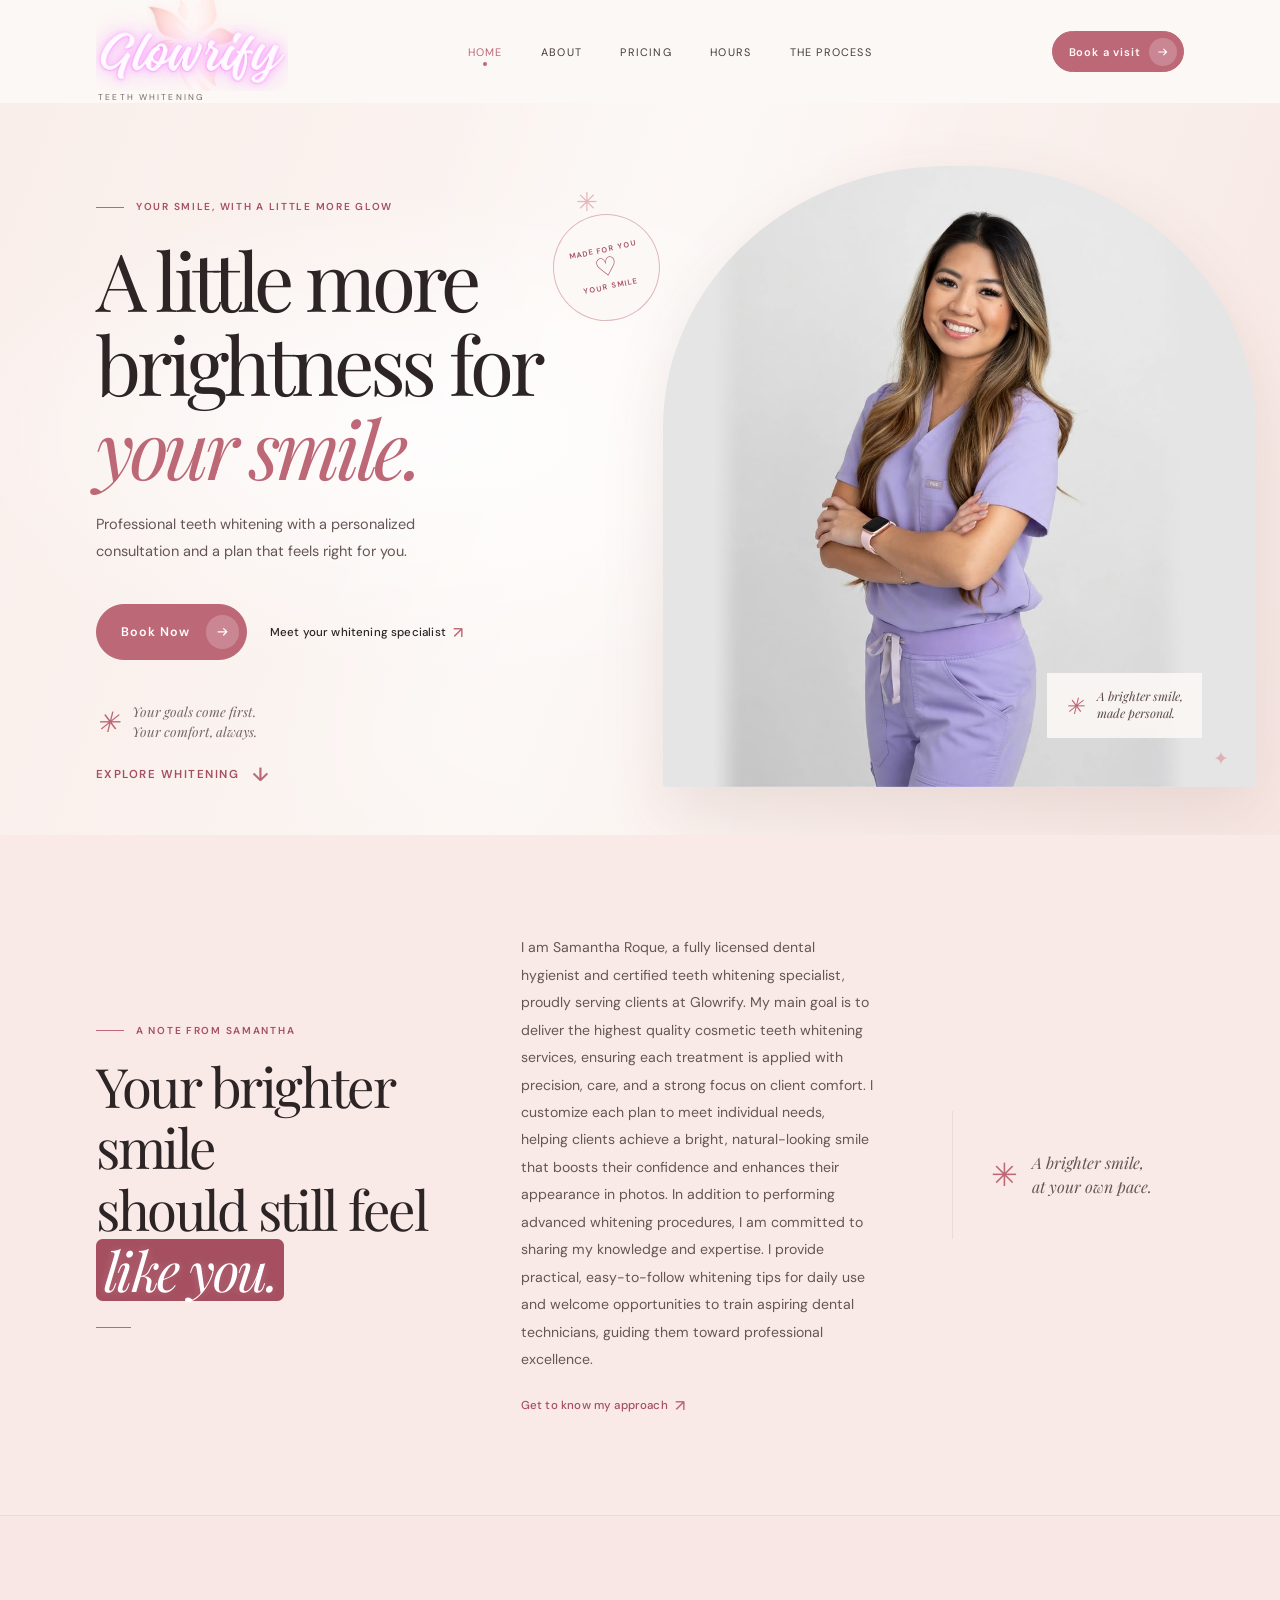
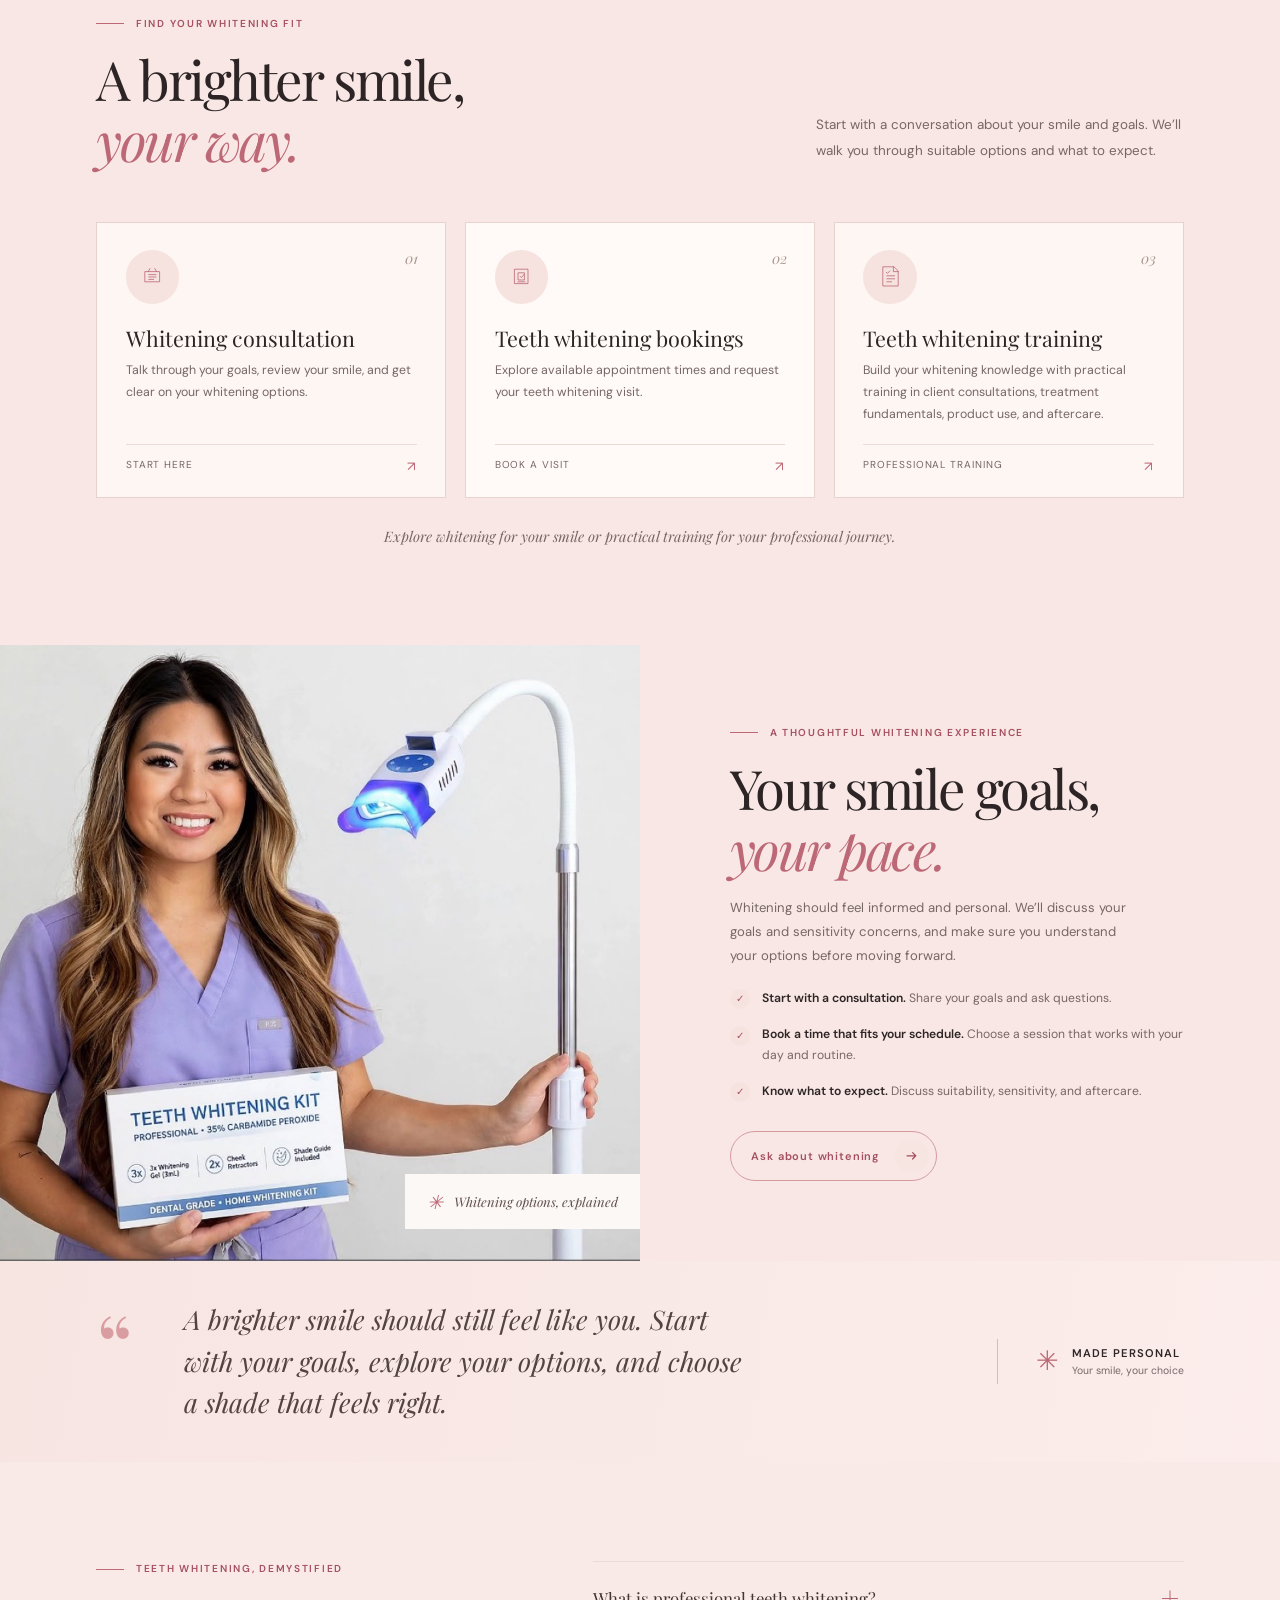
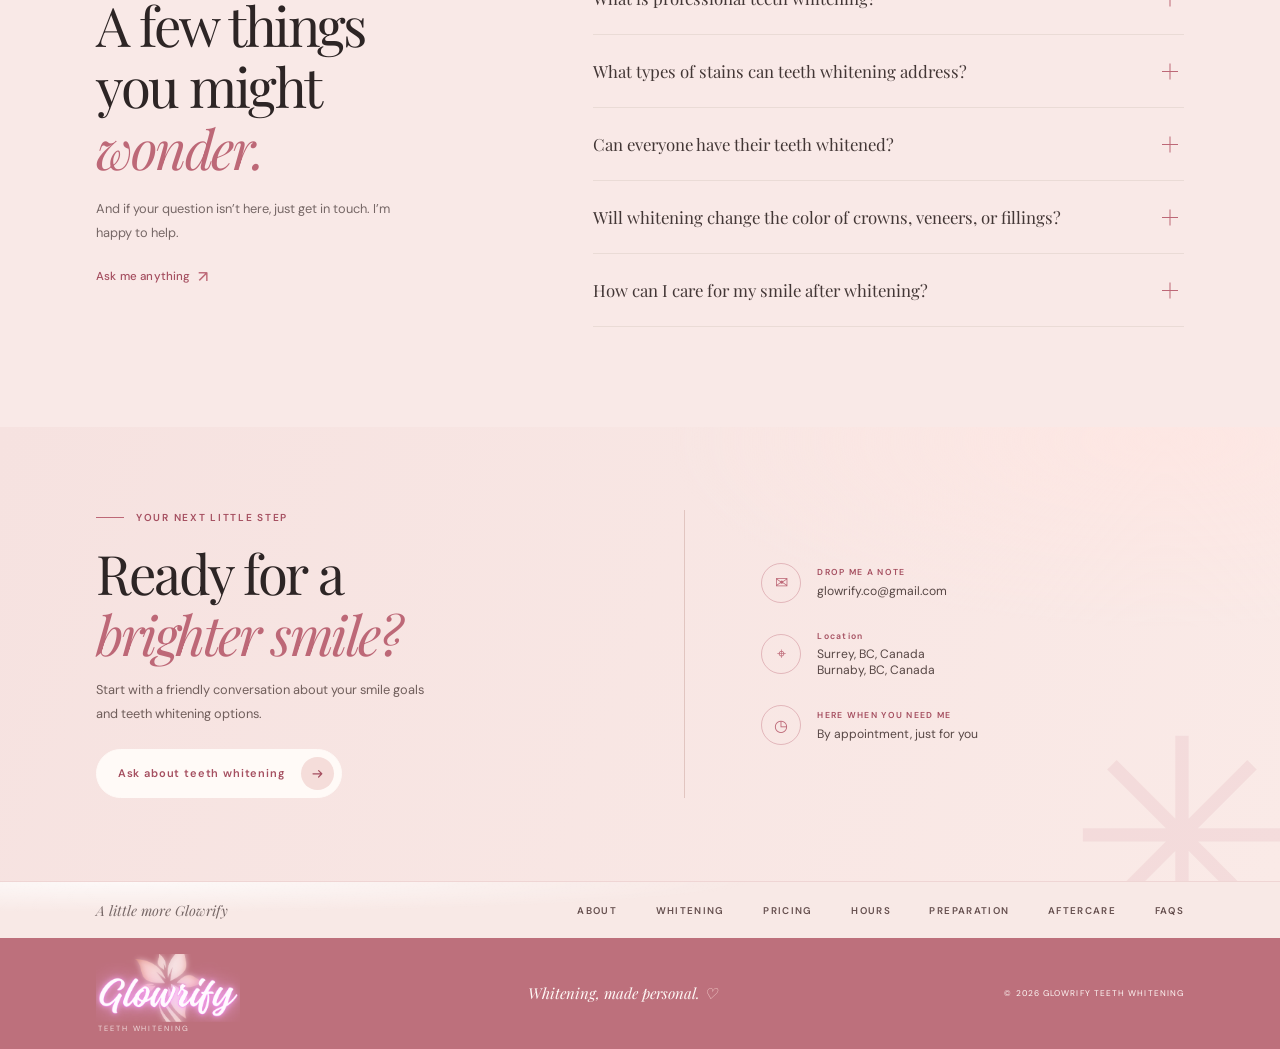
<file: index.html>
<!doctype html>
<html lang="en">
  <head>
    <meta charset="UTF-8" />
    <meta name="viewport" content="width=device-width, initial-scale=1.0" />
    <meta
      name="description"
      content="Teeth whitening in Surrey, BC with Glowrify. Explore personalized consultations, take-home options and training for Surrey and Vancouver Lower Mainland clients."
    />
    <meta name="theme-color" content="#fbf5f2" />
    <title>Teeth Whitening in Surrey, BC | Glowrify</title>
    <link rel="canonical" href="https://briannw.github.io/glowrify/" />
    <meta property="og:type" content="website" />
    <meta property="og:site_name" content="Glowrify Teeth Whitening" />
    <meta property="og:locale" content="en_CA" />
    <meta property="og:url" content="https://briannw.github.io/glowrify/" />
    <meta property="og:title" content="Teeth Whitening in Surrey, BC | Glowrify" />
    <meta
      property="og:description"
      content="Teeth whitening in Surrey, BC with Glowrify. Explore personalized consultations, take-home options and training for Surrey and Vancouver Lower Mainland clients."
    />
    <meta
      property="og:image"
      content="https://briannw.github.io/glowrify/images/IMG-20261009-WA0004.jpg"
    />
    <meta property="og:image:type" content="image/jpeg" />
    <meta property="og:image:width" content="1920" />
    <meta property="og:image:height" content="1080" />
    <meta
      property="og:image:alt"
      content="Teeth whitening specialist with an LED light and whitening kit"
    />
    <meta name="twitter:card" content="summary_large_image" />
    <meta name="twitter:title" content="Teeth Whitening in Surrey, BC | Glowrify" />
    <meta
      name="twitter:description"
      content="Teeth whitening in Surrey, BC with Glowrify. Explore personalized consultations, take-home options and training for Surrey and Vancouver Lower Mainland clients."
    />
    <meta
      name="twitter:image"
      content="https://briannw.github.io/glowrify/images/IMG-20261009-WA0004.jpg"
    />
    <meta
      name="twitter:image:alt"
      content="Teeth whitening specialist with an LED light and whitening kit"
    />
    <link rel="preconnect" href="https://fonts.googleapis.com" />
    <link rel="preconnect" href="https://fonts.gstatic.com" crossorigin />
    <link
      href="https://fonts.googleapis.com/css2?family=DM+Sans:wght@400;500;600;700&family=Playfair+Display:ital,wght@0,400;0,500;0,600;1,400;1,500&display=swap"
      rel="stylesheet"
    />
    <link rel="stylesheet" href="styles.css" />
  </head>
  <body>
    <header class="site-header">
      <a class="wordmark" href="#home" aria-label="Glowrify Teeth Whitening home">
        <img class="wordmark__logo" src="images/logo-transparent1.png" alt="" />
        <span class="wordmark__descriptor">TEETH WHITENING</span>
      </a>

      <button
        class="menu-toggle"
        type="button"
        aria-label="Open navigation"
        aria-expanded="false"
        aria-controls="site-navigation"
      >
        <span></span>
        <span></span>
      </button>

      <nav class="site-nav" id="site-navigation" aria-label="Main navigation">
        <a class="site-nav__link is-active" href="#home">Home</a>
        <a class="site-nav__link" href="#about">About</a>
        <a class="site-nav__link" href="pricing.html">Pricing</a>
        <a class="site-nav__link" href="hours.html">Hours</a>
        <a class="site-nav__link" href="#approach">The process</a>
      </nav>

      <a class="button button--small header-cta" href="bookings.html">
        <span>Book a visit</span>
        <svg viewBox="0 0 20 20" aria-hidden="true"><path d="M4 10h11m-4-4 4 4-4 4" /></svg>
      </a>
    </header>

    <main>
      <section class="hero" id="home">
        <div class="hero__wash" aria-hidden="true"></div>
        <div class="hero__content">
            <p class="eyebrow"><span class="eyebrow__line"></span> Your smile, with a little more glow</p>
            <h1>A little more<br />brightness for<br /><em>your smile.</em></h1>
          <p class="hero__copy">
              Professional teeth whitening with a personalized consultation and a plan that feels right for you.
          </p>
          <div class="hero__actions">
            <a class="button" href="bookings.html">
              <span>Book Now</span>
              <svg viewBox="0 0 20 20" aria-hidden="true"><path d="M4 10h11m-4-4 4 4-4 4" /></svg>
            </a>
              <a class="text-link" href="#about">Meet your whitening specialist <span aria-hidden="true">↗</span></a>
          </div>
          <div class="hero__note">
            <span class="hero__note-mark" aria-hidden="true">✳</span>
              <span>Your goals come first.<br />Your comfort, always.</span>
          </div>
          <a class="scroll-cue" href="#services">
              <span>Explore whitening</span><span class="scroll-cue__arrow" aria-hidden="true">↓</span>
          </a>
        </div>

        <div class="hero__visual">
          <img
            class="hero__photo"
            src="images/IMG-20261009-WA0004.jpg"
            alt="Whitening specialist with an in-office LED light and whitening kit"
            fetchpriority="high"
          />
          <div class="hero__image-caption">
            <span class="hero__caption-icon" aria-hidden="true">✳</span>
            <span>A brighter smile,<br />made personal.</span>
          </div>
          <div class="hero__seal" aria-label="Whitening tailored to you">
              <span class="hero__seal-top">MADE FOR YOU</span>
            <span class="hero__seal-center" aria-hidden="true">♡</span>
            <span class="hero__seal-bottom">YOUR SMILE</span>
          </div>
        </div>
        <span class="hero__spark hero__spark--one" aria-hidden="true">✳</span>
        <span class="hero__spark hero__spark--two" aria-hidden="true">✦</span>
      </section>

      <section class="intro section-pad" id="about">
        <div class="intro__heading">
          <p class="eyebrow"><span class="eyebrow__line"></span> A note from Samantha</p>
          <h2>Your brighter smile<br />should still feel <em>like you.</em></h2>
          <span class="small-rule" aria-hidden="true"></span>
        </div>
        <div class="intro__body">
          <p>
            I am Samantha Roque, a fully licensed dental hygienist and certified teeth whitening specialist, proudly serving clients at Glowrify. My main goal is to deliver the highest quality cosmetic teeth whitening services, ensuring each treatment is applied with precision, care, and a strong focus on client comfort. I customize each plan to meet individual needs, helping clients achieve a bright, natural-looking smile that boosts their confidence and enhances their appearance in photos. In addition to performing advanced whitening procedures, I am committed to sharing my knowledge and expertise. I provide practical, easy-to-follow whitening tips for daily use and welcome opportunities to train aspiring dental technicians, guiding them toward professional excellence.
          </p>
          <a class="text-link text-link--accent" href="#approach">
            Get to know my approach <span aria-hidden="true">↗</span>
          </a>
        </div>
        <div class="intro__detail">
          <span class="intro__detail-mark" aria-hidden="true">✳</span>
          <p>A brighter smile,<br />at your own pace.</p>
        </div>
      </section>

      <section class="services section-pad" id="services">
        <div class="section-heading">
          <div>
            <p class="eyebrow"><span class="eyebrow__line"></span> Find your whitening fit</p>
            <h2>A brighter smile,<br /><em>your way.</em></h2>
          </div>
          <p class="section-heading__copy">
            Start with a conversation about your smile and goals. We’ll walk you through suitable options and what to expect.
          </p>
        </div>

        <div class="service-grid">
          <article class="service-card">
            <span class="service-card__number">01</span>
            <span class="service-card__icon" aria-hidden="true">
              <svg viewBox="0 0 48 48"><path d="M12 16h24v17H12z" /><path d="M18 21h12M18 25h12M18 29h8" /><path d="m20 11-3 5m11-5 3 5" /></svg>
            </span>
            <h3>Whitening consultation</h3>
            <p>Talk through your goals, review your smile, and get clear on your whitening options.</p>
            <span class="service-card__footer">START HERE <span aria-hidden="true">↗</span></span>
          </article>
          <a class="service-card service-card--featured" href="https://glowrifyco.com/bookings.html" aria-label="Book teeth whitening">
            <span class="service-card__number">02</span>
            <span class="service-card__icon" aria-hidden="true">
              <svg viewBox="0 0 48 48"><path d="M13 12h22v24H13z" /><path d="M19 18h10v12H19z" /><path d="m22 24 2 2 4-5" /><path d="M18 33h12" /></svg>
            </span>
            <h3>Teeth whitening bookings</h3>
            <p>Explore available appointment times and request your teeth whitening visit.</p>
            <span class="service-card__footer">BOOK A VISIT <span aria-hidden="true">↗</span></span>
          </a>
          <article class="service-card">
            <span class="service-card__number">03</span>
            <span class="service-card__icon" aria-hidden="true">
              <svg viewBox="0 0 48 48"><path d="M12 8h18l7 7v25H12z" /><path d="M29 8v8h8" /><path d="M18 23h13M18 28h13M18 33h8" /><path d="m17 17 2 2 4-4" /></svg>
            </span>
            <h3>Teeth whitening training</h3>
            <p>Build your whitening knowledge with practical training in client consultations, treatment fundamentals, product use, and aftercare.</p>
            <span class="service-card__footer">PROFESSIONAL TRAINING <span aria-hidden="true">↗</span></span>
          </article>
        </div>
        <p class="services__footnote">Explore whitening for your smile or practical training for your professional journey.</p>
      </section>

      <section class="approach" id="approach">
        <div class="approach__image">
          <img
            src="images/IMG-20261009-WA0003.jpg"
            alt="Whitening specialist showing a teeth whitening kit and whitening gel syringes"
            loading="lazy"
          />
          <div class="approach__image-label"><span aria-hidden="true">✳</span> Whitening options, explained</div>
        </div>
        <div class="approach__content">
          <p class="eyebrow"><span class="eyebrow__line"></span> A thoughtful whitening experience</p>
          <h2>Your smile goals,<br /><em>your pace.</em></h2>
          <p class="approach__intro">
            Whitening should feel informed and personal. We’ll discuss your goals and sensitivity concerns, and make sure you understand your options before moving forward.
          </p>
          <ul class="care-list">
            <li><span class="care-list__check" aria-hidden="true">✓</span><span><strong>Start with a consultation.</strong> Share your goals and ask questions.</span></li>
            <li><span class="care-list__check" aria-hidden="true">✓</span><span><strong>Book a time that fits your schedule.</strong> Choose a session that works with your day and routine.</span></li>
            <li><span class="care-list__check" aria-hidden="true">✓</span><span><strong>Know what to expect.</strong> Discuss suitability, sensitivity, and aftercare.</span></li>
          </ul>
          <a class="button button--outline" href="#contact">
            <span>Ask about whitening</span>
            <svg viewBox="0 0 20 20" aria-hidden="true"><path d="M4 10h11m-4-4 4 4-4 4" /></svg>
          </a>
        </div>
      </section>

      <section class="quote-strip">
        <span class="quote-strip__mark" aria-hidden="true">“</span>
        <blockquote>
          A brighter smile should still feel like you. Start with your goals, explore your options, and choose a shade that feels right.
        </blockquote>
        <div class="quote-strip__byline">
          <span class="quote-strip__star" aria-hidden="true">✳</span>
          <span><strong>Made personal</strong><br />Your smile, your choice</span>
        </div>
      </section>

      <section class="faq section-pad" id="faq">
        <div class="faq__heading">
          <p class="eyebrow"><span class="eyebrow__line"></span> Teeth whitening, demystified</p>
          <h2>A few things<br />you might <em>wonder.</em></h2>
          <p>And if your question isn’t here, just get in touch. I’m happy to help.</p>
          <a class="text-link text-link--accent" href="mailto:glowrify.co@gmail.com">
            Ask me anything <span aria-hidden="true">↗</span>
          </a>
        </div>
        <div class="faq-list">
          <details class="faq-item">
            <summary>What is professional teeth whitening?<span aria-hidden="true"></span></summary>
            <p>Professional teeth whitening uses a higher-strength bleaching system under professional guidance to safely lift stains from the enamel and brighten your smile more effectively and consistently than many over-the-counter products.</p>
          </details>
          <details class="faq-item">
            <summary>What types of stains can teeth whitening address?<span aria-hidden="true"></span></summary>
            <p>Whitening is most effective for surface stains caused by coffee, tea, red wine, smoking, and natural darkening over time. It may not fully change discoloration caused by trauma, medication, or dental restorations, so a consultation helps determine the best option for your smile.</p>
          </details>
          <details class="faq-item">
            <summary>Can everyone have their teeth whitened?<span aria-hidden="true"></span></summary>
            <p>Most people can be candidates for whitening, but not everyone is a perfect fit. Sensitivity, gum concerns, pregnancy, certain dental conditions, and existing crowns or veneers may affect the treatment plan, which is why a personalized consultation matters.</p>
          </details>
          <details class="faq-item">
            <summary>Will whitening change the color of crowns, veneers, or fillings?<span aria-hidden="true"></span></summary>
            <p>Whitening products generally do not change the color of crowns, veneers, or composite fillings because those materials are not the same as natural tooth enamel. If you have restorations, we can help plan for a balanced, natural result.</p>
          </details>
          <details class="faq-item">
            <summary>How can I care for my smile after whitening?<span aria-hidden="true"></span></summary>
            <p>To protect your results, avoid highly pigmented foods and drinks for the first 24–48 hours, use a straw when possible, brush gently, and maintain good oral hygiene. If you’re sensitive, use a desensitizing toothpaste and follow the aftercare guidance provided during your appointment.</p>
          </details>
        </div>
      </section>

      <section class="contact" id="contact">
        <div class="contact__content">
          <p class="eyebrow"><span class="eyebrow__line"></span> Your next little step</p>
          <h2>Ready for a<br /><em>brighter smile?</em></h2>
          <p>Start with a friendly conversation about your smile goals and teeth whitening options.</p>
          <a class="button button--light" href="mailto:glowrify.co@gmail.com?subject=I'd%20love%20to%20book%20a%20visit">
            <span>Ask about teeth whitening</span>
            <svg viewBox="0 0 20 20" aria-hidden="true"><path d="M4 10h11m-4-4 4 4-4 4" /></svg>
          </a>
        </div>
        <div class="contact__details">
          <a href="mailto:glowrify.co@gmail.com">
            <span class="contact__icon" aria-hidden="true">✉</span>
            <span><small>DROP ME A NOTE</small>glowrify.co@gmail.com</span>
          </a>
          <div>
            <span class="contact__icon" aria-hidden="true">⌖</span>
            <span><small>Location</small>Surrey, BC, Canada<br />Burnaby, BC, Canada</span>
          </div>
          <div>
            <span class="contact__icon" aria-hidden="true">◷</span>
            <span><small>HERE WHEN YOU NEED ME</small>By appointment, just for you</span>
          </div>
        </div>
        <span class="contact__decoration" aria-hidden="true">✳</span>
      </section>
    </main>

    <nav class="footer-nav" aria-label="Footer navigation">
      <span class="footer-nav__label">A little more Glowrify</span>
      <div class="footer-nav__links">
        <a href="#about">About</a>
        <a href="#services">Whitening</a>
        <a href="pricing.html">Pricing</a>
        <a href="hours.html">Hours</a>
        <a href="preparation.html">Preparation</a>
        <a href="post-op.html">Aftercare</a>
        <a href="#faq">FAQs</a>
      </div>
    </nav>

    <footer class="site-footer">
      <a class="wordmark wordmark--footer" href="#home" aria-label="Glowrify Teeth Whitening home">
        <img class="wordmark__logo" src="images/logo-transparent1.png" alt="" />
        <span class="wordmark__descriptor">TEETH WHITENING</span>
      </a>
      <p>Whitening, made personal. <span aria-hidden="true">♡</span></p>
      <span class="site-footer__copyright">© 2026 GLOWRIFY TEETH WHITENING</span>
    </footer>

    <script src="script.js"></script>
  </body>
</html>
</file>
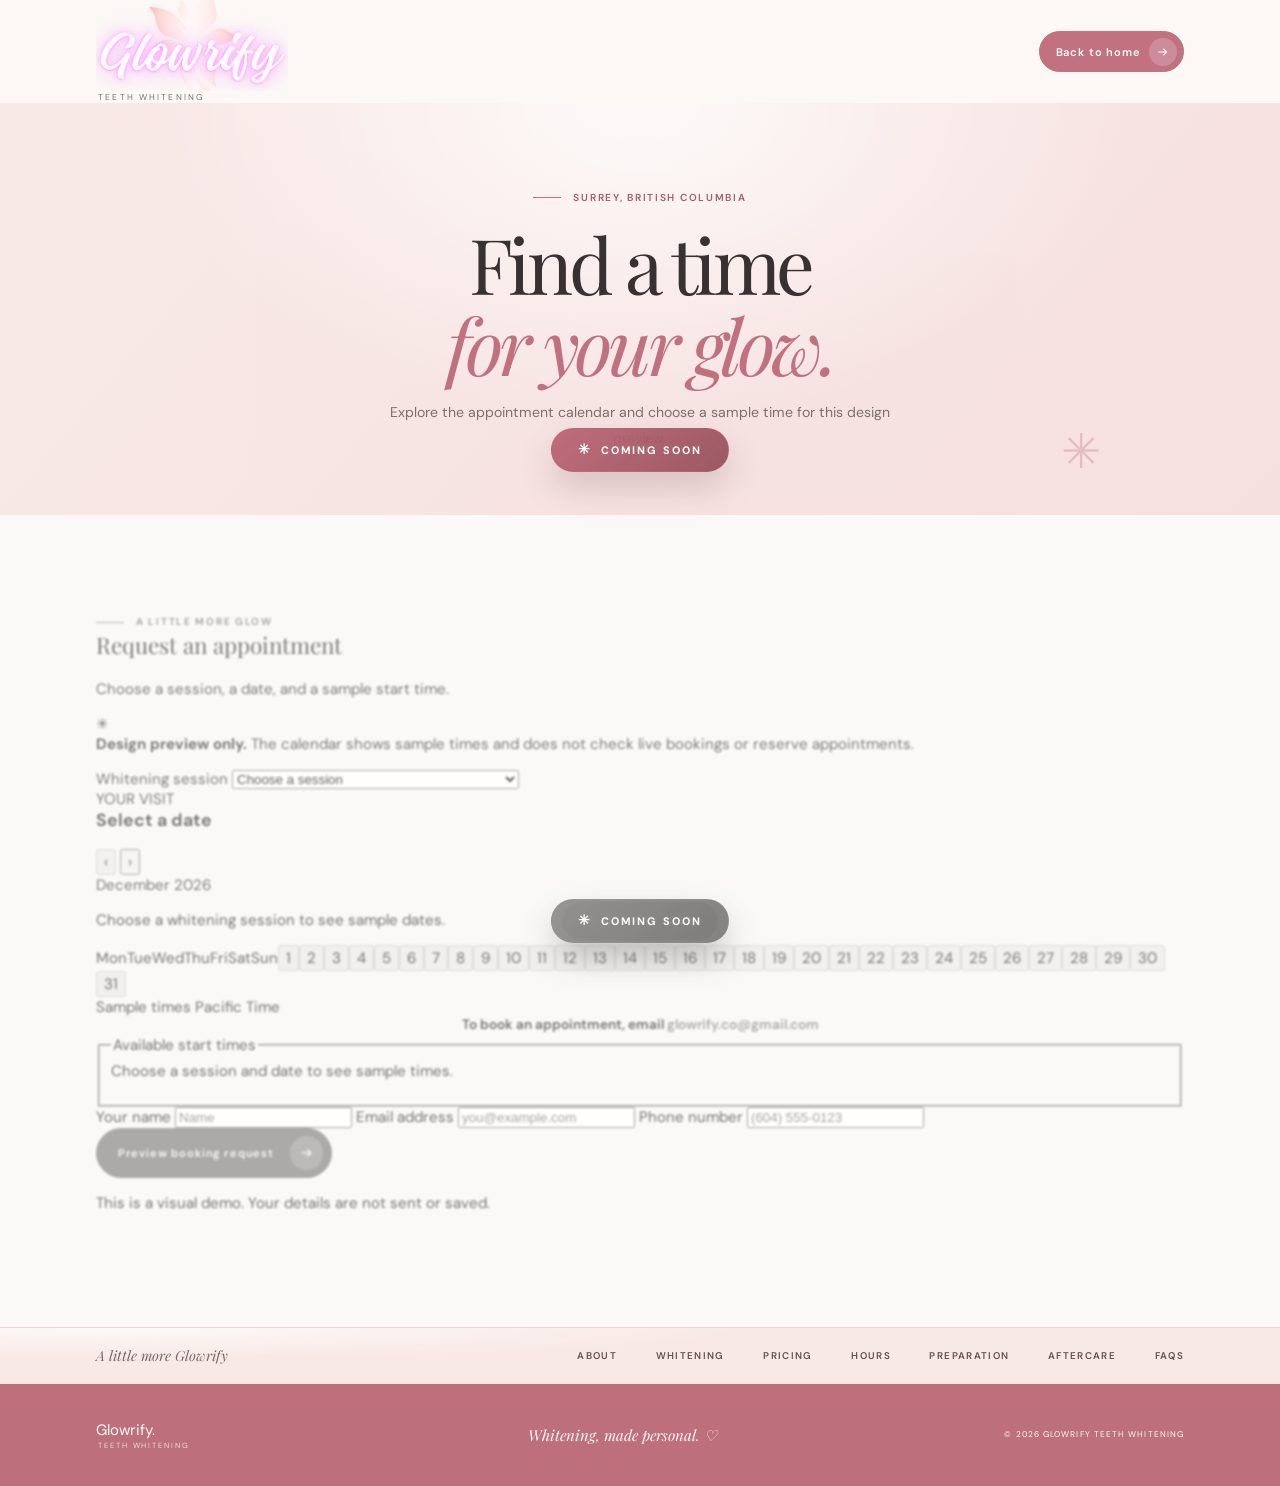
<file: bookings.html>
<!doctype html>
<html lang="en">
  <head>
    <meta charset="UTF-8" />
    <meta name="viewport" content="width=device-width, initial-scale=1.0" />
    <meta name="robots" content="noindex, nofollow" />
    <meta name="theme-color" content="#fbf5f2" />
    <title>Glowrify | Teeth Whitening</title>
    <link rel="preconnect" href="https://fonts.googleapis.com" />
    <link rel="preconnect" href="https://fonts.gstatic.com" crossorigin />
    <link
      href="https://fonts.googleapis.com/css2?family=DM+Sans:wght@400;500;600;700&family=Playfair+Display:ital,wght@0,400;0,500;0,600;1,400;1,500&display=swap"
      rel="stylesheet"
    />
    <link rel="stylesheet" href="styles.css" />
  </head>
  <body class="booking-page-disabled">
    <div class="booking-preview__page-overlay" aria-hidden="true">
      <span>Coming soon</span>
    </div>
    <header class="site-header site-header--interior">
      <a class="wordmark" href="index.html#home" aria-label="Glowrify Teeth Whitening home">
        <img class="wordmark__logo" src="images/logo-transparent1.png" alt="" />
        <span class="wordmark__descriptor">TEETH WHITENING</span>
      </a>
      <a class="button button--small header-cta" href="index.html">
        <span>Back to home</span>
        <svg viewBox="0 0 20 20" aria-hidden="true"><path d="M4 10h11m-4-4 4 4-4 4" /></svg>
      </a>
    </header>

    <main>
      <section class="pricing-hero booking-preview-hero">
        <p class="eyebrow"><span class="eyebrow__line"></span> Surrey, British Columbia</p>
        <h1>Find a time<br /><em>for your glow.</em></h1>
        <p>Explore the appointment calendar and choose a sample time for this design preview.</p>
        <span class="pricing-hero__spark" aria-hidden="true">✳</span>
      </section>

      <section class="booking-preview section-pad booking-preview--disabled" aria-labelledby="booking-title">
        <div class="booking-preview__page-overlay" aria-hidden="true">
          <span>Coming soon</span>
        </div>
        <div class="booking-preview__panel">
          <div class="booking-preview__heading">
            <p class="eyebrow"><span class="eyebrow__line"></span> A little more glow</p>
            <h2 id="booking-title">Request an appointment</h2>
            <p>Choose a session, a date, and a sample start time.</p>
          </div>

          <div class="booking-preview__notice" role="note">
            <span aria-hidden="true">✳</span>
            <p><strong>Design preview only.</strong> The calendar shows sample times and does not check live bookings or reserve appointments.</p>
          </div>

          <form class="booking-preview__form" id="booking-preview-form">
            <label class="booking-preview__field" for="preview-service">
              Whitening session
              <select id="preview-service" name="service" required>
                <option value="">Choose a session</option>
                <option value="40">40-minute whitening · 1 hr 15 min visit · $110</option>
                <option value="60">60-minute whitening · 1 hr 30 min visit · $130</option>
                <option value="80">80-minute whitening · 1 hr 45 min visit · $150</option>
              </select>
            </label>

            <div class="booking-preview__calendar booking-preview__calendar--disabled">
              <div class="booking-preview__calendar-top">
                <div>
                  <span class="booking-preview__overline">YOUR VISIT</span>
                  <h3>Select a date</h3>
                </div>
                <div class="booking-preview__month-actions">
                  <button class="booking-preview__month-button" id="previous-month" type="button" aria-label="Previous month">‹</button>
                  <button class="booking-preview__month-button" id="next-month" type="button" aria-label="Next month">›</button>
                </div>
              </div>
              <p class="booking-preview__month" id="calendar-month" aria-live="polite"></p>
              <p class="booking-preview__calendar-hint" id="calendar-hint" aria-live="polite">Choose a whitening session to see sample dates.</p>
              <div class="booking-preview__grid" id="calendar-grid" role="grid" aria-label="Appointment calendar"></div>
              <div class="booking-preview__legend">
                <span class="booking-preview__legend-dot" aria-hidden="true"></span>
                <span>Sample times</span>
                <span class="booking-preview__timezone">Pacific Time</span>
              </div>
              <div class="booking-preview__calendar-overlay" aria-label="Booking calendar coming soon">
                <span class="booking-preview__calendar-overlay-badge">Coming soon</span>
              </div>
            </div>

            <p class="booking-preview__email-note">To book an appointment, email <a href="mailto:glowrify.co@gmail.com">glowrify.co@gmail.com</a></p>

            <fieldset class="booking-preview__times">
              <legend>Available start times</legend>
              <p class="booking-preview__times-hint" id="times-hint" aria-live="polite">Choose a session and date to see sample times.</p>
              <div class="booking-preview__time-list" id="time-list" role="group" aria-label="Sample start times"></div>
            </fieldset>

            <div class="booking-preview__contact">
              <label class="booking-preview__field" for="preview-name">Your name
                <input id="preview-name" name="name" type="text" autocomplete="name" placeholder="Name" required />
              </label>
              <label class="booking-preview__field" for="preview-email">Email address
                <input id="preview-email" name="email" type="email" autocomplete="email" placeholder="you@example.com" required />
              </label>
              <label class="booking-preview__field" for="preview-phone">Phone number
                <input id="preview-phone" name="phone" type="tel" autocomplete="tel" placeholder="(604) 555-0123" required />
              </label>
            </div>

            <button class="button booking-preview__submit" type="submit">
              <span>Preview booking request</span>
              <svg viewBox="0 0 20 20" aria-hidden="true"><path d="M4 10h11m-4-4 4 4-4 4" /></svg>
            </button>
            <p class="booking-preview__result" id="booking-result" role="status" aria-live="polite"></p>
            <p class="booking-preview__privacy">This is a visual demo. Your details are not sent or saved.</p>
          </form>
        </div>
      </section>
    </main>

    <nav class="footer-nav" aria-label="Footer navigation">
      <span class="footer-nav__label">A little more Glowrify</span>
      <div class="footer-nav__links">
        <a href="index.html#about">About</a>
        <a href="index.html#services">Whitening</a>
        <a href="pricing.html">Pricing</a>
        <a href="hours.html">Hours</a>
        <a href="preparation.html">Preparation</a>
        <a href="post-op.html">Aftercare</a>
        <a href="index.html#faq">FAQs</a>
      </div>
    </nav>

    <footer class="site-footer">
      <a class="wordmark wordmark--footer" href="index.html#home" aria-label="Glowrify Teeth Whitening home">
        <span class="wordmark__name">Glowrify<span class="wordmark__dot">.</span></span>
        <span class="wordmark__descriptor">TEETH WHITENING</span>
      </a>
      <p>Whitening, made personal. <span aria-hidden="true">♡</span></p>
      <span class="site-footer__copyright">© 2026 GLOWRIFY TEETH WHITENING</span>
    </footer>
    <script src="bookings.js"></script>
  </body>
</html>
</file>
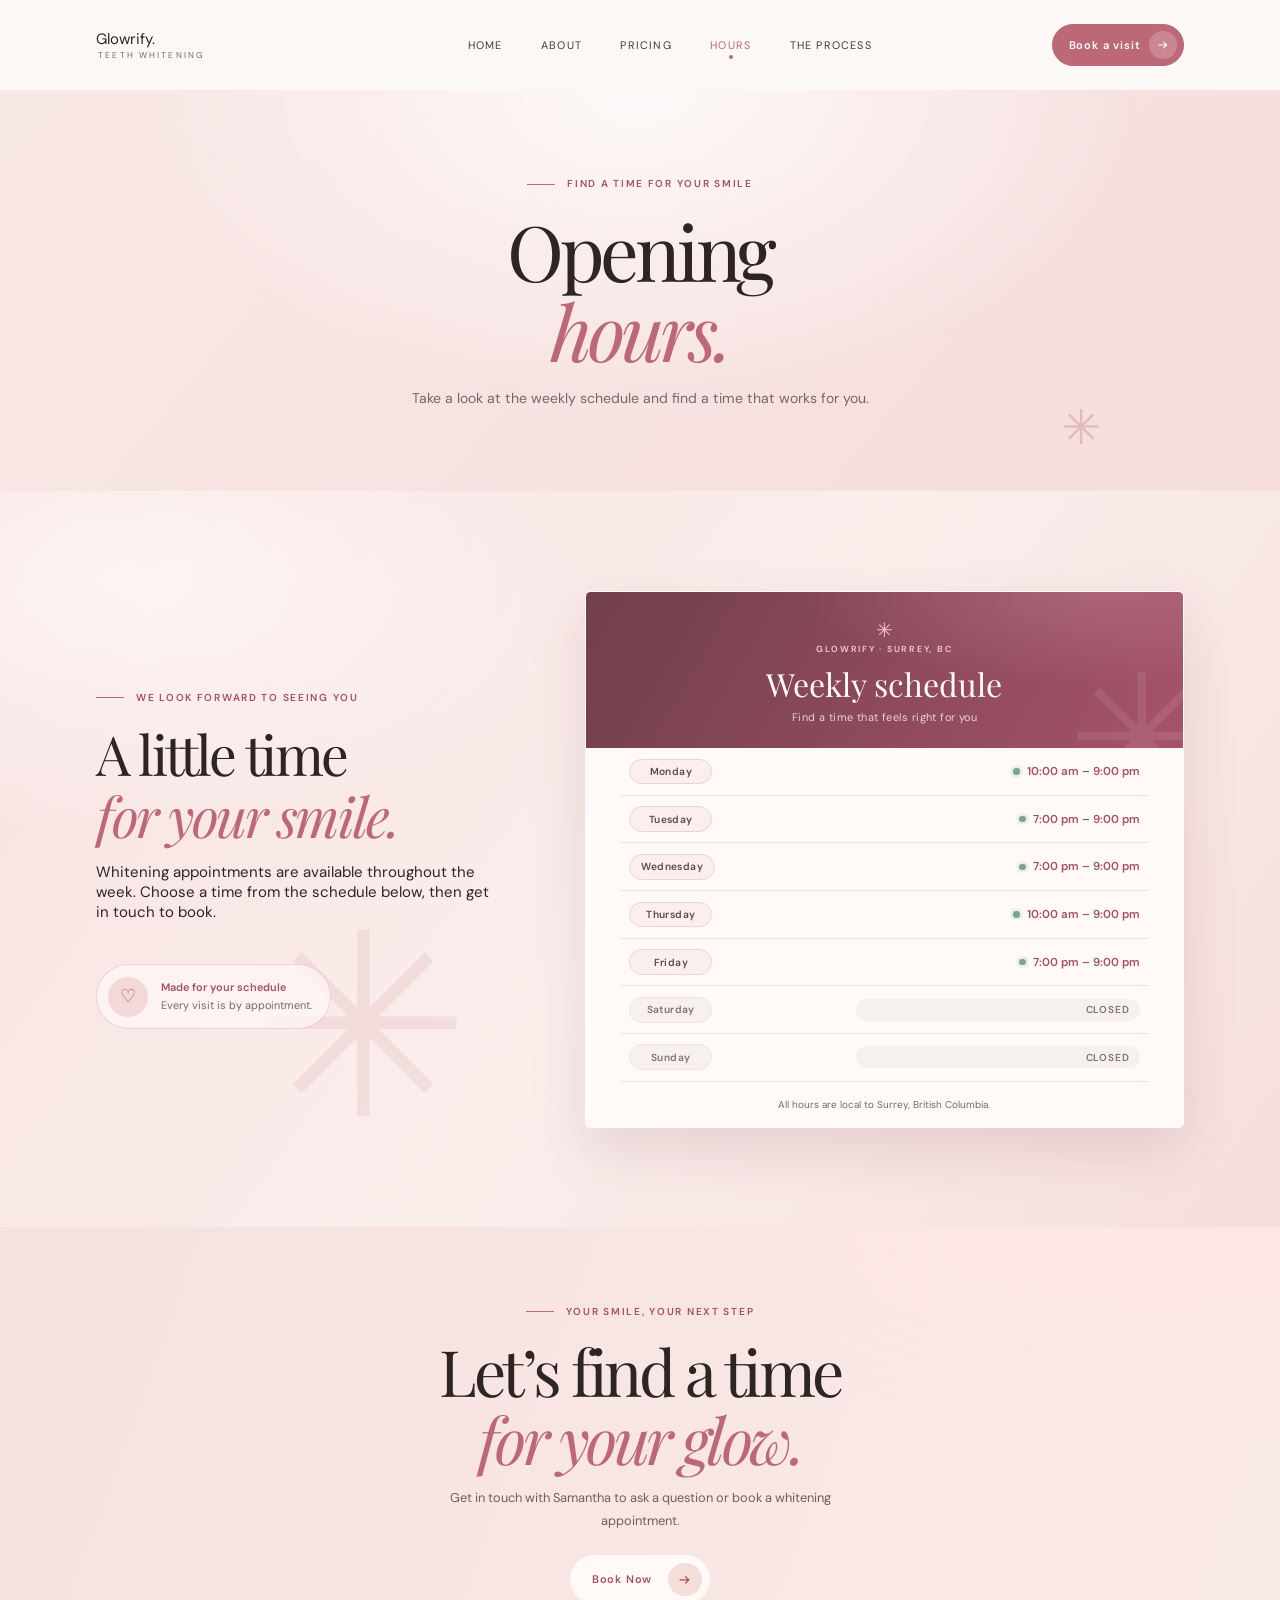
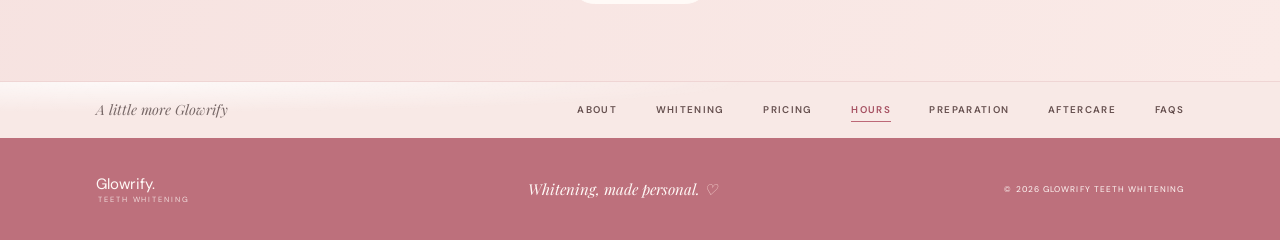
<file: hours.html>
<!doctype html>
<html lang="en">
  <head>
    <meta charset="UTF-8" />
    <meta name="viewport" content="width=device-width, initial-scale=1.0" />
    <meta
      name="description"
      content="Check Glowrify's teeth whitening appointment hours in Surrey, BC. View weekday availability and ask about visits from Vancouver's Lower Mainland."
    />
    <meta name="theme-color" content="#fbf5f2" />
    <title>Teeth Whitening Hours in Surrey, BC | Glowrify</title>
    <link rel="canonical" href="https://briannw.github.io/glowrify/hours.html" />
    <meta property="og:type" content="website" />
    <meta property="og:site_name" content="Glowrify Teeth Whitening" />
    <meta property="og:locale" content="en_CA" />
    <meta property="og:url" content="https://briannw.github.io/glowrify/hours.html" />
    <meta property="og:title" content="Teeth Whitening Hours in Surrey, BC | Glowrify" />
    <meta
      property="og:description"
      content="Check Glowrify's teeth whitening appointment hours in Surrey, BC. View weekday availability and ask about visits from Vancouver's Lower Mainland."
    />
    <meta
      property="og:image"
      content="https://briannw.github.io/glowrify/images/IMG-20261009-WA0004.jpg"
    />
    <meta property="og:image:type" content="image/jpeg" />
    <meta property="og:image:width" content="1920" />
    <meta property="og:image:height" content="1080" />
    <meta
      property="og:image:alt"
      content="Teeth whitening specialist with an LED light and whitening kit"
    />
    <meta name="twitter:card" content="summary_large_image" />
    <meta name="twitter:title" content="Teeth Whitening Hours in Surrey, BC | Glowrify" />
    <meta
      name="twitter:description"
      content="Check Glowrify's teeth whitening appointment hours in Surrey, BC. View weekday availability and ask about visits from Vancouver's Lower Mainland."
    />
    <meta
      name="twitter:image"
      content="https://briannw.github.io/glowrify/images/IMG-20261009-WA0004.jpg"
    />
    <meta
      name="twitter:image:alt"
      content="Teeth whitening specialist with an LED light and whitening kit"
    />
    <link rel="preconnect" href="https://fonts.googleapis.com" />
    <link rel="preconnect" href="https://fonts.gstatic.com" crossorigin />
    <link
      href="https://fonts.googleapis.com/css2?family=DM+Sans:wght@400;500;600;700&family=Playfair+Display:ital,wght@0,400;0,500;0,600;1,400;1,500&display=swap"
      rel="stylesheet"
    />
    <link rel="stylesheet" href="styles.css" />
  </head>
  <body>
    <header class="site-header site-header--interior">
      <a class="wordmark" href="index.html#home" aria-label="Glowrify Teeth Whitening home">
        <span class="wordmark__name">Glowrify<span class="wordmark__dot">.</span></span>
        <span class="wordmark__descriptor">TEETH WHITENING</span>
      </a>

      <button
        class="menu-toggle"
        type="button"
        aria-label="Open navigation"
        aria-expanded="false"
        aria-controls="site-navigation"
      >
        <span></span>
        <span></span>
      </button>

      <nav class="site-nav" id="site-navigation" aria-label="Main navigation">
        <a class="site-nav__link" href="index.html#home">Home</a>
        <a class="site-nav__link" href="index.html#about">About</a>
        <a class="site-nav__link" href="pricing.html">Pricing</a>
        <a class="site-nav__link is-active" href="hours.html" aria-current="page">Hours</a>
        <a class="site-nav__link" href="index.html#approach">The process</a>
      </nav>

      <a class="button button--small header-cta" href="#hours-contact">
        <span>Book a visit</span>
        <svg viewBox="0 0 20 20" aria-hidden="true"><path d="M4 10h11m-4-4 4 4-4 4" /></svg>
      </a>
    </header>

    <main>
      <section class="pricing-hero hours-hero">
        <p class="eyebrow"><span class="eyebrow__line"></span> Find a time for your smile</p>
        <h1>Opening<br /><em>hours.</em></h1>
        <p>Take a look at the weekly schedule and find a time that works for you.</p>
        <span class="pricing-hero__spark" aria-hidden="true">✳</span>
      </section>

      <section class="hours section-pad" aria-labelledby="hours-title">
        <div class="hours__intro">
          <p class="eyebrow"><span class="eyebrow__line"></span> We look forward to seeing you</p>
          <h2 id="hours-title">A little time<br /><em>for your smile.</em></h2>
          <p>
            Whitening appointments are available throughout the week. Choose a time from the
            schedule below, then get in touch to book.
          </p>
          <div class="hours__note">
            <span class="hours__note-icon" aria-hidden="true">♡</span>
            <span><strong>Made for your schedule</strong><br />Every visit is by appointment.</span>
          </div>
          <span class="hours__ornament" aria-hidden="true">✳</span>
        </div>

        <div class="hours-card">
          <div class="hours-card__heading">
            <span class="hours-card__spark" aria-hidden="true">✳</span>
            <p class="hours-card__eyebrow">GLOWRIFY · SURREY, BC</p>
            <h2>Weekly schedule</h2>
            <p>Find a time that feels right for you</p>
          </div>
          <dl class="hours-list">
            <div class="hours-list__row">
              <dt>Monday</dt>
              <dd>10:00 am – 9:00 pm</dd>
            </div>
            <div class="hours-list__row">
              <dt>Tuesday</dt>
              <dd>7:00 pm – 9:00 pm</dd>
            </div>
            <div class="hours-list__row">
              <dt>Wednesday</dt>
              <dd>7:00 pm – 9:00 pm</dd>
            </div>
            <div class="hours-list__row">
              <dt>Thursday</dt>
              <dd>10:00 am – 9:00 pm</dd>
            </div>
            <div class="hours-list__row">
              <dt>Friday</dt>
              <dd>7:00 pm – 9:00 pm</dd>
            </div>
            <div class="hours-list__row hours-list__row--closed">
              <dt>Saturday</dt>
              <dd>Closed</dd>
            </div>
            <div class="hours-list__row hours-list__row--closed">
              <dt>Sunday</dt>
              <dd>Closed</dd>
            </div>
          </dl>
          <p class="hours-card__note">All hours are local to Surrey, British Columbia.</p>
        </div>
      </section>

      <section class="pricing-contact" id="hours-contact">
        <p class="eyebrow"><span class="eyebrow__line"></span> Your smile, your next step</p>
        <h2>Let’s find a time<br /><em>for your glow.</em></h2>
        <p>Get in touch with Samantha to ask a question or book a whitening appointment.</p>
        <a
          class="button button--light"
          href="mailto:glowrify.co@gmail.com?subject=I'd%20love%20to%20book%20a%20whitening%20visit"
        >
          <span>Book Now</span>
          <svg viewBox="0 0 20 20" aria-hidden="true"><path d="M4 10h11m-4-4 4 4-4 4" /></svg>
        </a>
      </section>
    </main>

    <nav class="footer-nav" aria-label="Footer navigation">
      <span class="footer-nav__label">A little more Glowrify</span>
      <div class="footer-nav__links">
        <a href="index.html#about">About</a>
        <a href="index.html#services">Whitening</a>
        <a href="pricing.html">Pricing</a>
        <a href="hours.html" aria-current="page">Hours</a>
        <a href="preparation.html">Preparation</a>
        <a href="post-op.html">Aftercare</a>
        <a href="index.html#faq">FAQs</a>
      </div>
    </nav>

    <footer class="site-footer">
      <a class="wordmark wordmark--footer" href="index.html#home" aria-label="Glowrify Teeth Whitening home">
        <span class="wordmark__name">Glowrify<span class="wordmark__dot">.</span></span>
        <span class="wordmark__descriptor">TEETH WHITENING</span>
      </a>
      <p>Whitening, made personal. <span aria-hidden="true">♡</span></p>
      <span class="site-footer__copyright">© 2026 GLOWRIFY TEETH WHITENING</span>
    </footer>

    <script src="script.js"></script>
  </body>
</html>
</file>
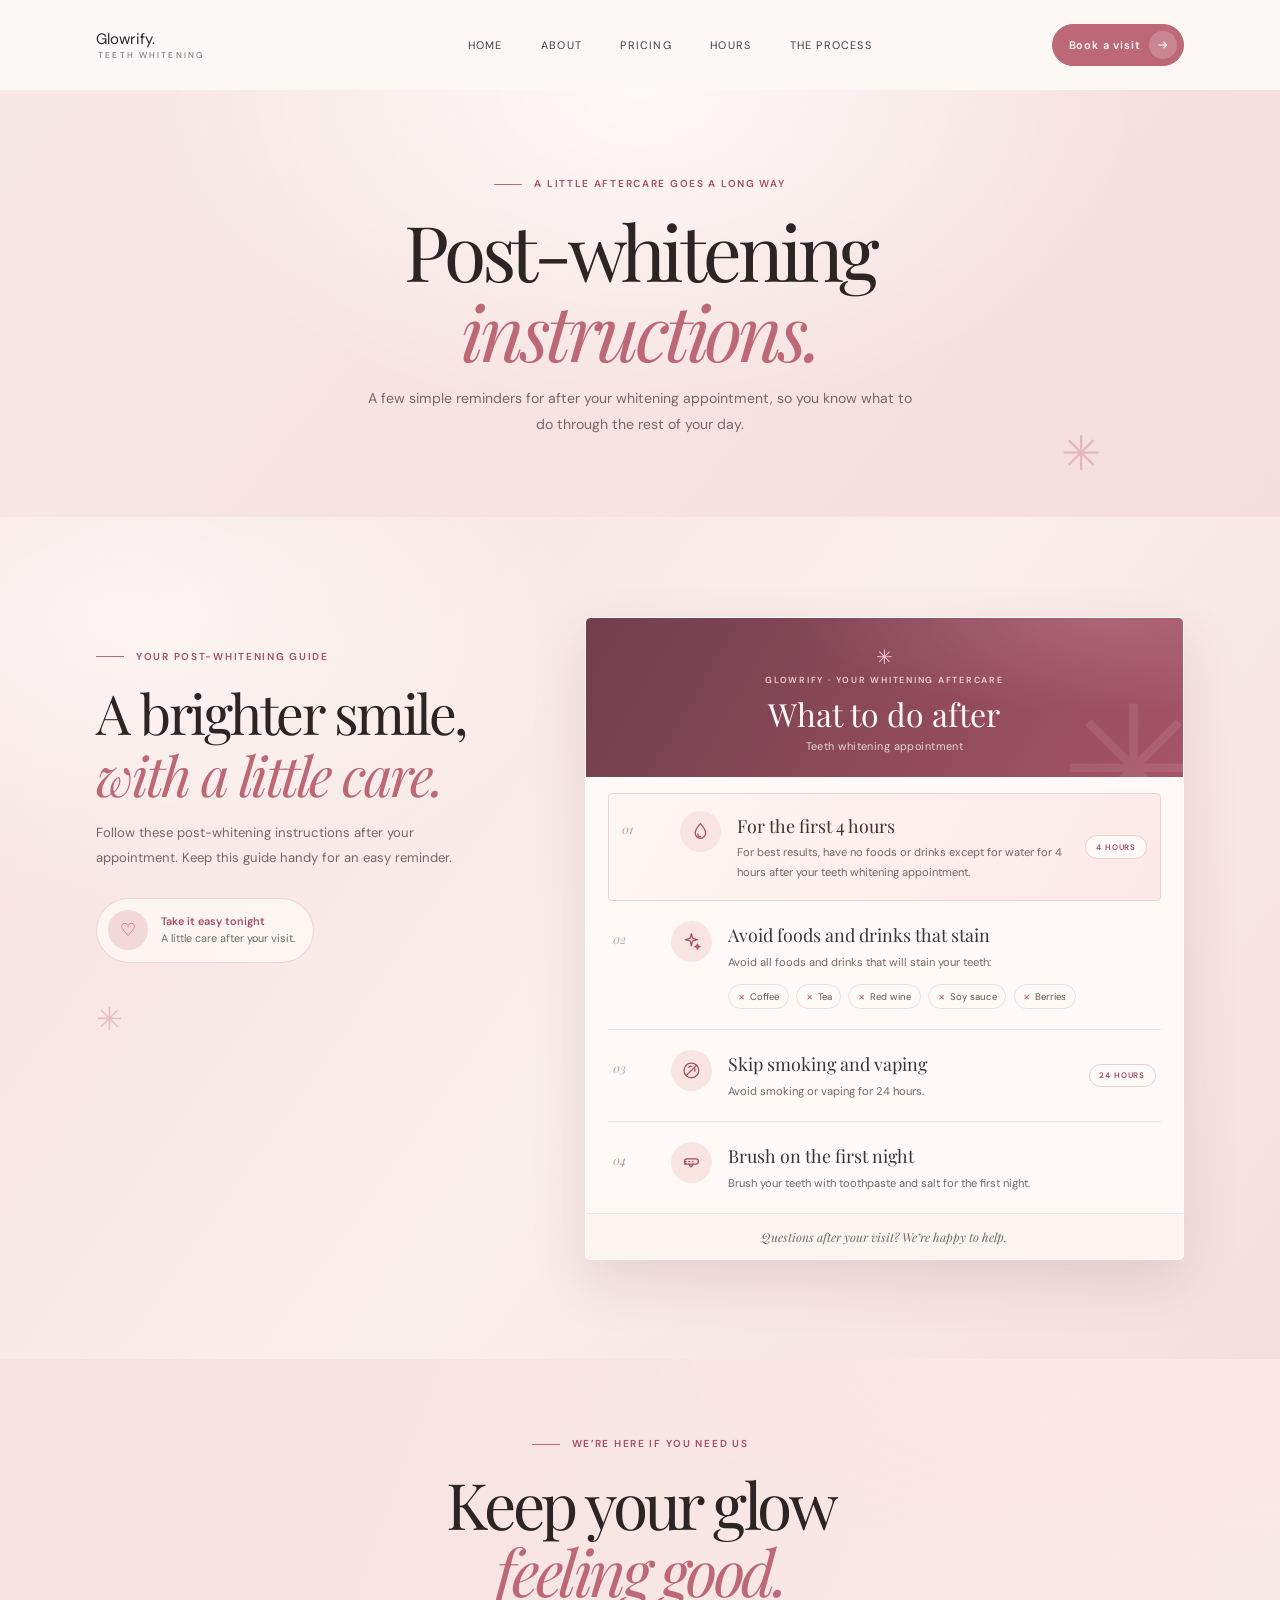
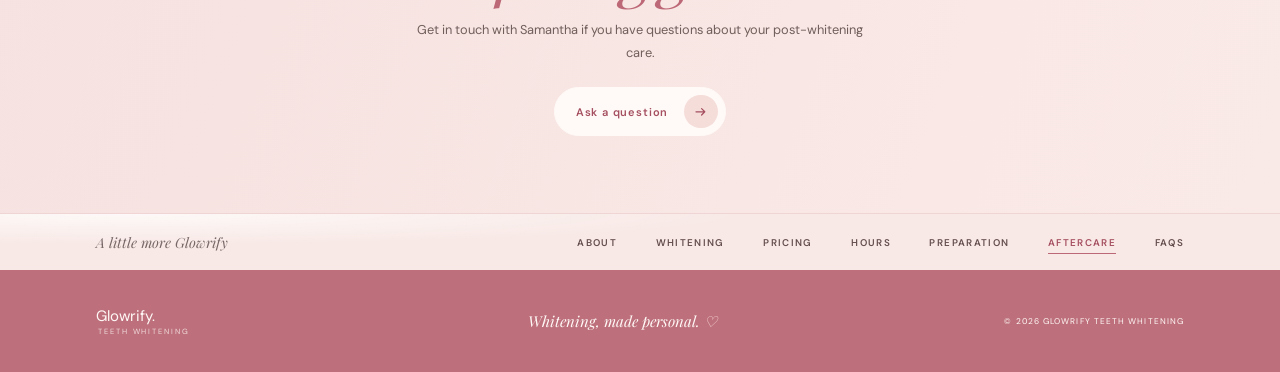
<file: post-op.html>
<!doctype html>
<html lang="en">
  <head>
    <meta charset="UTF-8" />
    <meta name="viewport" content="width=device-width, initial-scale=1.0" />
    <meta
      name="description"
      content="Teeth whitening aftercare from Glowrify in Surrey, BC: water-only guidance, staining foods to avoid and first-night care for Lower Mainland clients."
    />
    <meta name="theme-color" content="#fbf5f2" />
    <title>Teeth Whitening Aftercare in Surrey, BC | Glowrify</title>
    <link rel="canonical" href="https://briannw.github.io/glowrify/post-op.html" />
    <meta property="og:type" content="website" />
    <meta property="og:site_name" content="Glowrify Teeth Whitening" />
    <meta property="og:locale" content="en_CA" />
    <meta property="og:url" content="https://briannw.github.io/glowrify/post-op.html" />
    <meta property="og:title" content="Teeth Whitening Aftercare in Surrey, BC | Glowrify" />
    <meta
      property="og:description"
      content="Teeth whitening aftercare from Glowrify in Surrey, BC: water-only guidance, staining foods to avoid and first-night care for Lower Mainland clients."
    />
    <meta
      property="og:image"
      content="https://briannw.github.io/glowrify/images/IMG-20261009-WA0004.jpg"
    />
    <meta property="og:image:type" content="image/jpeg" />
    <meta property="og:image:width" content="1920" />
    <meta property="og:image:height" content="1080" />
    <meta
      property="og:image:alt"
      content="Teeth whitening specialist with an LED light and whitening kit"
    />
    <meta name="twitter:card" content="summary_large_image" />
    <meta name="twitter:title" content="Teeth Whitening Aftercare in Surrey, BC | Glowrify" />
    <meta
      name="twitter:description"
      content="Teeth whitening aftercare from Glowrify in Surrey, BC: water-only guidance, staining foods to avoid and first-night care for Lower Mainland clients."
    />
    <meta
      name="twitter:image"
      content="https://briannw.github.io/glowrify/images/IMG-20261009-WA0004.jpg"
    />
    <meta
      name="twitter:image:alt"
      content="Teeth whitening specialist with an LED light and whitening kit"
    />
    <link rel="preconnect" href="https://fonts.googleapis.com" />
    <link rel="preconnect" href="https://fonts.gstatic.com" crossorigin />
    <link
      href="https://fonts.googleapis.com/css2?family=DM+Sans:wght@400;500;600;700&family=Playfair+Display:ital,wght@0,400;0,500;0,600;1,400;1,500&display=swap"
      rel="stylesheet"
    />
    <link rel="stylesheet" href="styles.css" />
  </head>
  <body>
    <header class="site-header site-header--interior">
      <a class="wordmark" href="index.html#home" aria-label="Glowrify Teeth Whitening home">
        <span class="wordmark__name">Glowrify<span class="wordmark__dot">.</span></span>
        <span class="wordmark__descriptor">TEETH WHITENING</span>
      </a>

      <button
        class="menu-toggle"
        type="button"
        aria-label="Open navigation"
        aria-expanded="false"
        aria-controls="site-navigation"
      >
        <span></span>
        <span></span>
      </button>

      <nav class="site-nav" id="site-navigation" aria-label="Main navigation">
        <a class="site-nav__link" href="index.html#home">Home</a>
        <a class="site-nav__link" href="index.html#about">About</a>
        <a class="site-nav__link" href="pricing.html">Pricing</a>
        <a class="site-nav__link" href="hours.html">Hours</a>
        <a class="site-nav__link" href="index.html#approach">The process</a>
      </nav>

      <a class="button button--small header-cta" href="#aftercare-contact">
        <span>Book a visit</span>
        <svg viewBox="0 0 20 20" aria-hidden="true"><path d="M4 10h11m-4-4 4 4-4 4" /></svg>
      </a>
    </header>

    <main>
      <section class="pricing-hero aftercare-hero">
        <p class="eyebrow"><span class="eyebrow__line"></span> A little aftercare goes a long way</p>
        <h1>Post-whitening<br /><em>instructions.</em></h1>
        <p>
          A few simple reminders for after your whitening appointment, so you know what to do
          through the rest of your day.
        </p>
        <span class="pricing-hero__spark" aria-hidden="true">✳</span>
      </section>

      <section class="aftercare section-pad" aria-labelledby="aftercare-title">
        <div class="aftercare__intro">
          <p class="eyebrow"><span class="eyebrow__line"></span> Your post-whitening guide</p>
          <h2 id="aftercare-title">A brighter smile,<br /><em>with a little care.</em></h2>
          <p>
            Follow these post-whitening instructions after your appointment. Keep this guide handy
            for an easy reminder.
          </p>
          <div class="aftercare__note">
            <span class="aftercare__note-icon" aria-hidden="true">♡</span>
            <span><strong>Take it easy tonight</strong><br />A little care after your visit.</span>
          </div>
          <span class="aftercare__ornament" aria-hidden="true">✳</span>
        </div>

        <div class="aftercare-guide">
          <div class="aftercare-guide__heading">
            <span class="aftercare-guide__spark" aria-hidden="true">✳</span>
            <p class="aftercare-guide__eyebrow">GLOWRIFY · YOUR WHITENING AFTERCARE</p>
            <h2>What to do after</h2>
            <p>Teeth whitening appointment</p>
          </div>

          <article class="aftercare-step aftercare-step--featured">
            <span class="aftercare-step__number">01</span>
            <span class="aftercare-step__icon" aria-hidden="true">
              <svg viewBox="0 0 24 24"><path d="M12 3s-6 6.6-6 11a6 6 0 0 0 12 0c0-4.4-6-11-6-11Z" /><path d="M9 15a3 3 0 0 0 3 3" /></svg>
            </span>
            <div class="aftercare-step__content">
              <h3>For the first 4 hours</h3>
              <p>
                For best results, have no foods or drinks except for water for 4 hours after your
                teeth whitening appointment.
              </p>
            </div>
            <span class="aftercare-step__badge">4 HOURS</span>
          </article>

          <article class="aftercare-step aftercare-step--foods">
            <span class="aftercare-step__number">02</span>
            <span class="aftercare-step__icon" aria-hidden="true">
              <svg viewBox="0 0 24 24"><path d="m12 3 1.4 5.6L19 10l-5.6 1.4L12 17l-1.4-5.6L5 10l5.6-1.4L12 3Z" /><path d="m19 15 .7 2.3L22 18l-2.3.7L19 21l-.7-2.3L16 18l2.3-.7L19 15Z" /></svg>
            </span>
            <div class="aftercare-step__content">
              <h3>Avoid foods and drinks that stain</h3>
              <p>Avoid all foods and drinks that will stain your teeth:</p>
              <ul class="staining-list">
                <li><span aria-hidden="true">×</span> Coffee</li>
                <li><span aria-hidden="true">×</span> Tea</li>
                <li><span aria-hidden="true">×</span> Red wine</li>
                <li><span aria-hidden="true">×</span> Soy sauce</li>
                <li><span aria-hidden="true">×</span> Berries</li>
              </ul>
            </div>
          </article>

          <article class="aftercare-step">
            <span class="aftercare-step__number">03</span>
            <span class="aftercare-step__icon" aria-hidden="true">
              <svg viewBox="0 0 24 24"><circle cx="12" cy="12" r="8.5" /><path d="m6 18 12-12M9 8.5c.5-1.2 2.1-1.7 3.4-1.1m2.4 2.1c1.2.6 1.7 2.1 1.1 3.4" /></svg>
            </span>
            <div class="aftercare-step__content">
              <h3>Skip smoking and vaping</h3>
              <p>Avoid smoking or vaping for 24 hours.</p>
            </div>
            <span class="aftercare-step__badge">24 HOURS</span>
          </article>

          <article class="aftercare-step aftercare-step--last">
            <span class="aftercare-step__number">04</span>
            <span class="aftercare-step__icon" aria-hidden="true">
              <svg viewBox="0 0 24 24"><path d="M4 14h13a3 3 0 0 0 0-6H7a3 3 0 0 0 0 6h1" /><path d="M5 11h1m3 0h1m3 0h1m-5 3 2 3m3-3-2 3" /></svg>
            </span>
            <div class="aftercare-step__content">
              <h3>Brush on the first night</h3>
              <p>Brush your teeth with toothpaste and salt for the first night.</p>
            </div>
          </article>

          <p class="aftercare-guide__footnote">Questions after your visit? We’re happy to help.</p>
        </div>
      </section>

      <section class="pricing-contact" id="aftercare-contact">
        <p class="eyebrow"><span class="eyebrow__line"></span> We’re here if you need us</p>
        <h2>Keep your glow<br /><em>feeling good.</em></h2>
        <p>Get in touch with Samantha if you have questions about your post-whitening care.</p>
        <a
          class="button button--light"
          href="mailto:glowrify.co@gmail.com?subject=Question%20about%20whitening%20aftercare"
        >
          <span>Ask a question</span>
          <svg viewBox="0 0 20 20" aria-hidden="true"><path d="M4 10h11m-4-4 4 4-4 4" /></svg>
        </a>
      </section>
    </main>

    <nav class="footer-nav" aria-label="Footer navigation">
      <span class="footer-nav__label">A little more Glowrify</span>
      <div class="footer-nav__links">
        <a href="index.html#about">About</a>
        <a href="index.html#services">Whitening</a>
        <a href="pricing.html">Pricing</a>
        <a href="hours.html">Hours</a>
        <a href="preparation.html">Preparation</a>
        <a href="post-op.html" aria-current="page">Aftercare</a>
        <a href="index.html#faq">FAQs</a>
      </div>
    </nav>

    <footer class="site-footer">
      <a class="wordmark wordmark--footer" href="index.html#home" aria-label="Glowrify Teeth Whitening home">
        <span class="wordmark__name">Glowrify<span class="wordmark__dot">.</span></span>
        <span class="wordmark__descriptor">TEETH WHITENING</span>
      </a>
      <p>Whitening, made personal. <span aria-hidden="true">♡</span></p>
      <span class="site-footer__copyright">© 2026 GLOWRIFY TEETH WHITENING</span>
    </footer>

    <script src="script.js"></script>
  </body>
</html>
</file>
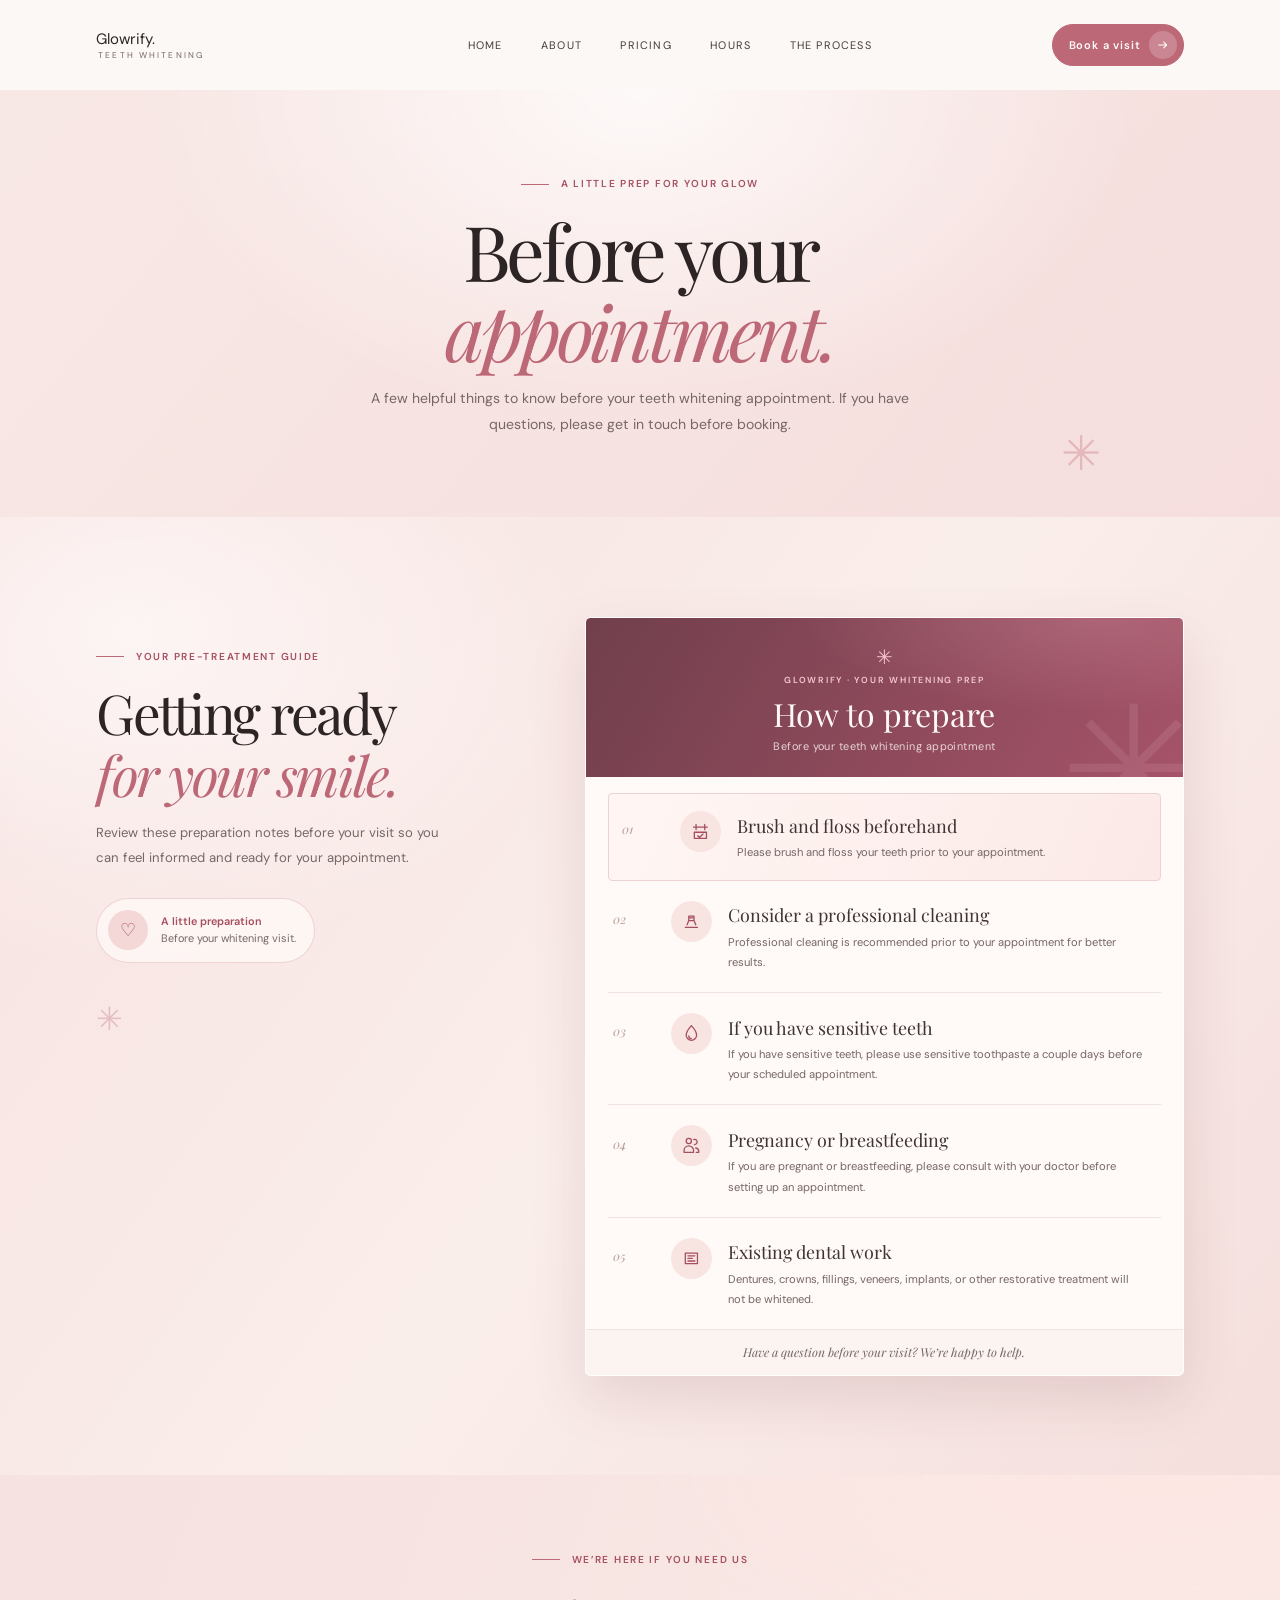
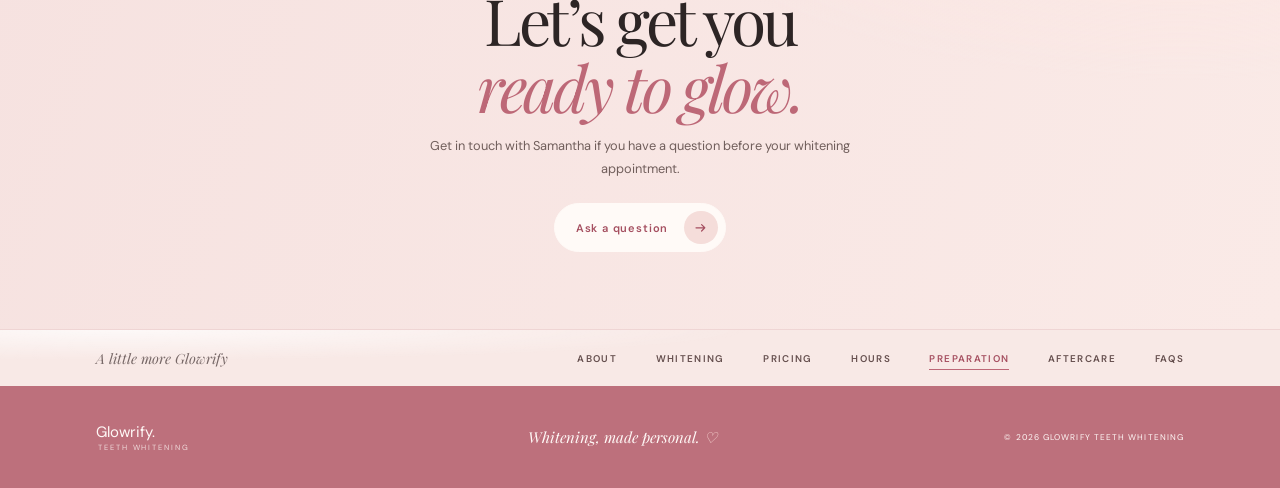
<file: preparation.html>
<!doctype html>
<html lang="en">
  <head>
    <meta charset="UTF-8" />
    <meta name="viewport" content="width=device-width, initial-scale=1.0" />
    <meta
      name="description"
      content="Prepare for teeth whitening in Surrey, BC with Glowrify's guide to cleaning, sensitivity and dental work for Surrey and Vancouver Lower Mainland clients."
    />
    <meta name="theme-color" content="#fbf5f2" />
    <title>Teeth Whitening Preparation in Surrey, BC | Glowrify</title>
    <link rel="canonical" href="https://briannw.github.io/glowrify/preparation.html" />
    <meta property="og:type" content="website" />
    <meta property="og:site_name" content="Glowrify Teeth Whitening" />
    <meta property="og:locale" content="en_CA" />
    <meta property="og:url" content="https://briannw.github.io/glowrify/preparation.html" />
    <meta property="og:title" content="Teeth Whitening Preparation in Surrey, BC | Glowrify" />
    <meta
      property="og:description"
      content="Prepare for teeth whitening in Surrey, BC with Glowrify's guide to cleaning, sensitivity and dental work for Surrey and Vancouver Lower Mainland clients."
    />
    <meta
      property="og:image"
      content="https://briannw.github.io/glowrify/images/IMG-20261009-WA0004.jpg"
    />
    <meta property="og:image:type" content="image/jpeg" />
    <meta property="og:image:width" content="1920" />
    <meta property="og:image:height" content="1080" />
    <meta
      property="og:image:alt"
      content="Teeth whitening specialist with an LED light and whitening kit"
    />
    <meta name="twitter:card" content="summary_large_image" />
    <meta name="twitter:title" content="Teeth Whitening Preparation in Surrey, BC | Glowrify" />
    <meta
      name="twitter:description"
      content="Prepare for teeth whitening in Surrey, BC with Glowrify's guide to cleaning, sensitivity and dental work for Surrey and Vancouver Lower Mainland clients."
    />
    <meta
      name="twitter:image"
      content="https://briannw.github.io/glowrify/images/IMG-20261009-WA0004.jpg"
    />
    <meta
      name="twitter:image:alt"
      content="Teeth whitening specialist with an LED light and whitening kit"
    />
    <link rel="preconnect" href="https://fonts.googleapis.com" />
    <link rel="preconnect" href="https://fonts.gstatic.com" crossorigin />
    <link
      href="https://fonts.googleapis.com/css2?family=DM+Sans:wght@400;500;600;700&family=Playfair+Display:ital,wght@0,400;0,500;0,600;1,400;1,500&display=swap"
      rel="stylesheet"
    />
    <link rel="stylesheet" href="styles.css" />
  </head>
  <body>
    <header class="site-header site-header--interior">
      <a class="wordmark" href="index.html#home" aria-label="Glowrify Teeth Whitening home">
        <span class="wordmark__name">Glowrify<span class="wordmark__dot">.</span></span>
        <span class="wordmark__descriptor">TEETH WHITENING</span>
      </a>

      <button
        class="menu-toggle"
        type="button"
        aria-label="Open navigation"
        aria-expanded="false"
        aria-controls="site-navigation"
      >
        <span></span>
        <span></span>
      </button>

      <nav class="site-nav" id="site-navigation" aria-label="Main navigation">
        <a class="site-nav__link" href="index.html#home">Home</a>
        <a class="site-nav__link" href="index.html#about">About</a>
        <a class="site-nav__link" href="pricing.html">Pricing</a>
        <a class="site-nav__link" href="hours.html">Hours</a>
        <a class="site-nav__link" href="index.html#approach">The process</a>
      </nav>

      <a class="button button--small header-cta" href="#preparation-contact">
        <span>Book a visit</span>
        <svg viewBox="0 0 20 20" aria-hidden="true"><path d="M4 10h11m-4-4 4 4-4 4" /></svg>
      </a>
    </header>

    <main>
      <section class="pricing-hero aftercare-hero">
        <p class="eyebrow"><span class="eyebrow__line"></span> A little prep for your glow</p>
        <h1>Before your<br /><em>appointment.</em></h1>
        <p>
          A few helpful things to know before your teeth whitening appointment. If you have
          questions, please get in touch before booking.
        </p>
        <span class="pricing-hero__spark" aria-hidden="true">✳</span>
      </section>

      <section class="aftercare section-pad" aria-labelledby="preparation-title">
        <div class="aftercare__intro">
          <p class="eyebrow"><span class="eyebrow__line"></span> Your pre-treatment guide</p>
          <h2>Getting ready<br /><em>for your smile.</em></h2>
          <p>
            Review these preparation notes before your visit so you can feel informed and ready
            for your appointment.
          </p>
          <div class="aftercare__note">
            <span class="aftercare__note-icon" aria-hidden="true">♡</span>
            <span><strong>A little preparation</strong><br />Before your whitening visit.</span>
          </div>
          <span class="aftercare__ornament" aria-hidden="true">✳</span>
        </div>

        <div class="aftercare-guide">
          <div class="aftercare-guide__heading">
            <span class="aftercare-guide__spark" aria-hidden="true">✳</span>
            <p class="aftercare-guide__eyebrow">GLOWRIFY · YOUR WHITENING PREP</p>
            <h2>How to prepare</h2>
            <p>Before your teeth whitening appointment</p>
          </div>

          <article class="aftercare-step aftercare-step--featured">
            <span class="aftercare-step__number">01</span>
            <span class="aftercare-step__icon" aria-hidden="true">
              <svg viewBox="0 0 24 24"><path d="M4 7h16M7 4v6m10-6v6M5 13h14v7H5z" /><path d="m9 17 2 2 4-4" /></svg>
            </span>
            <div class="aftercare-step__content">
              <h3>Brush and floss beforehand</h3>
              <p>Please brush and floss your teeth prior to your appointment.</p>
            </div>
          </article>

          <article class="aftercare-step">
            <span class="aftercare-step__number">02</span>
            <span class="aftercare-step__icon" aria-hidden="true">
              <svg viewBox="0 0 24 24"><path d="M5 19h14M7 16l2-5h6l2 5M9 11V6h6v5" /><path d="M10 8h4" /></svg>
            </span>
            <div class="aftercare-step__content">
              <h3>Consider a professional cleaning</h3>
              <p>Professional cleaning is recommended prior to your appointment for better results.</p>
            </div>
          </article>

          <article class="aftercare-step">
            <span class="aftercare-step__number">03</span>
            <span class="aftercare-step__icon" aria-hidden="true">
              <svg viewBox="0 0 24 24"><path d="M12 3s-6 6.6-6 11a6 6 0 0 0 12 0c0-4.4-6-11-6-11Z" /><path d="M9 15a3 3 0 0 0 3 3" /></svg>
            </span>
            <div class="aftercare-step__content">
              <h3>If you have sensitive teeth</h3>
              <p>If you have sensitive teeth, please use sensitive toothpaste a couple days before your scheduled appointment.</p>
            </div>
          </article>

          <article class="aftercare-step">
            <span class="aftercare-step__number">04</span>
            <span class="aftercare-step__icon" aria-hidden="true">
              <svg viewBox="0 0 24 24"><circle cx="9" cy="7" r="3" /><path d="M3.5 20v-2a5.5 5.5 0 0 1 11 0v2Zm12-9a3 3 0 1 0-1-5.8M17 15a4 4 0 0 1 3.5 4v1h-3" /></svg>
            </span>
            <div class="aftercare-step__content">
              <h3>Pregnancy or breastfeeding</h3>
              <p>If you are pregnant or breastfeeding, please consult with your doctor before setting up an appointment.</p>
            </div>
          </article>

          <article class="aftercare-step aftercare-step--last">
            <span class="aftercare-step__number">05</span>
            <span class="aftercare-step__icon" aria-hidden="true">
              <svg viewBox="0 0 24 24"><path d="M5 6h14v12H5z" /><path d="M8 9h8M8 12h5m-5 3h8" /></svg>
            </span>
            <div class="aftercare-step__content">
              <h3>Existing dental work</h3>
              <p>Dentures, crowns, fillings, veneers, implants, or other restorative treatment will not be whitened.</p>
            </div>
          </article>

          <p class="aftercare-guide__footnote">Have a question before your visit? We’re happy to help.</p>
        </div>
      </section>

      <section class="pricing-contact" id="preparation-contact">
        <p class="eyebrow"><span class="eyebrow__line"></span> We’re here if you need us</p>
        <h2>Let’s get you<br /><em>ready to glow.</em></h2>
        <p>Get in touch with Samantha if you have a question before your whitening appointment.</p>
        <a
          class="button button--light"
          href="mailto:glowrify.co@gmail.com?subject=Question%20before%20my%20whitening%20appointment"
        >
          <span>Ask a question</span>
          <svg viewBox="0 0 20 20" aria-hidden="true"><path d="M4 10h11m-4-4 4 4-4 4" /></svg>
        </a>
      </section>
    </main>

    <nav class="footer-nav" aria-label="Footer navigation">
      <span class="footer-nav__label">A little more Glowrify</span>
      <div class="footer-nav__links">
        <a href="index.html#about">About</a>
        <a href="index.html#services">Whitening</a>
        <a href="pricing.html">Pricing</a>
        <a href="hours.html">Hours</a>
        <a href="preparation.html" aria-current="page">Preparation</a>
        <a href="post-op.html">Aftercare</a>
        <a href="index.html#faq">FAQs</a>
      </div>
    </nav>

    <footer class="site-footer">
      <a class="wordmark wordmark--footer" href="index.html#home" aria-label="Glowrify Teeth Whitening home">
        <span class="wordmark__name">Glowrify<span class="wordmark__dot">.</span></span>
        <span class="wordmark__descriptor">TEETH WHITENING</span>
      </a>
      <p>Whitening, made personal. <span aria-hidden="true">♡</span></p>
      <span class="site-footer__copyright">© 2026 GLOWRIFY TEETH WHITENING</span>
    </footer>

    <script src="script.js"></script>
  </body>
</html>
</file>
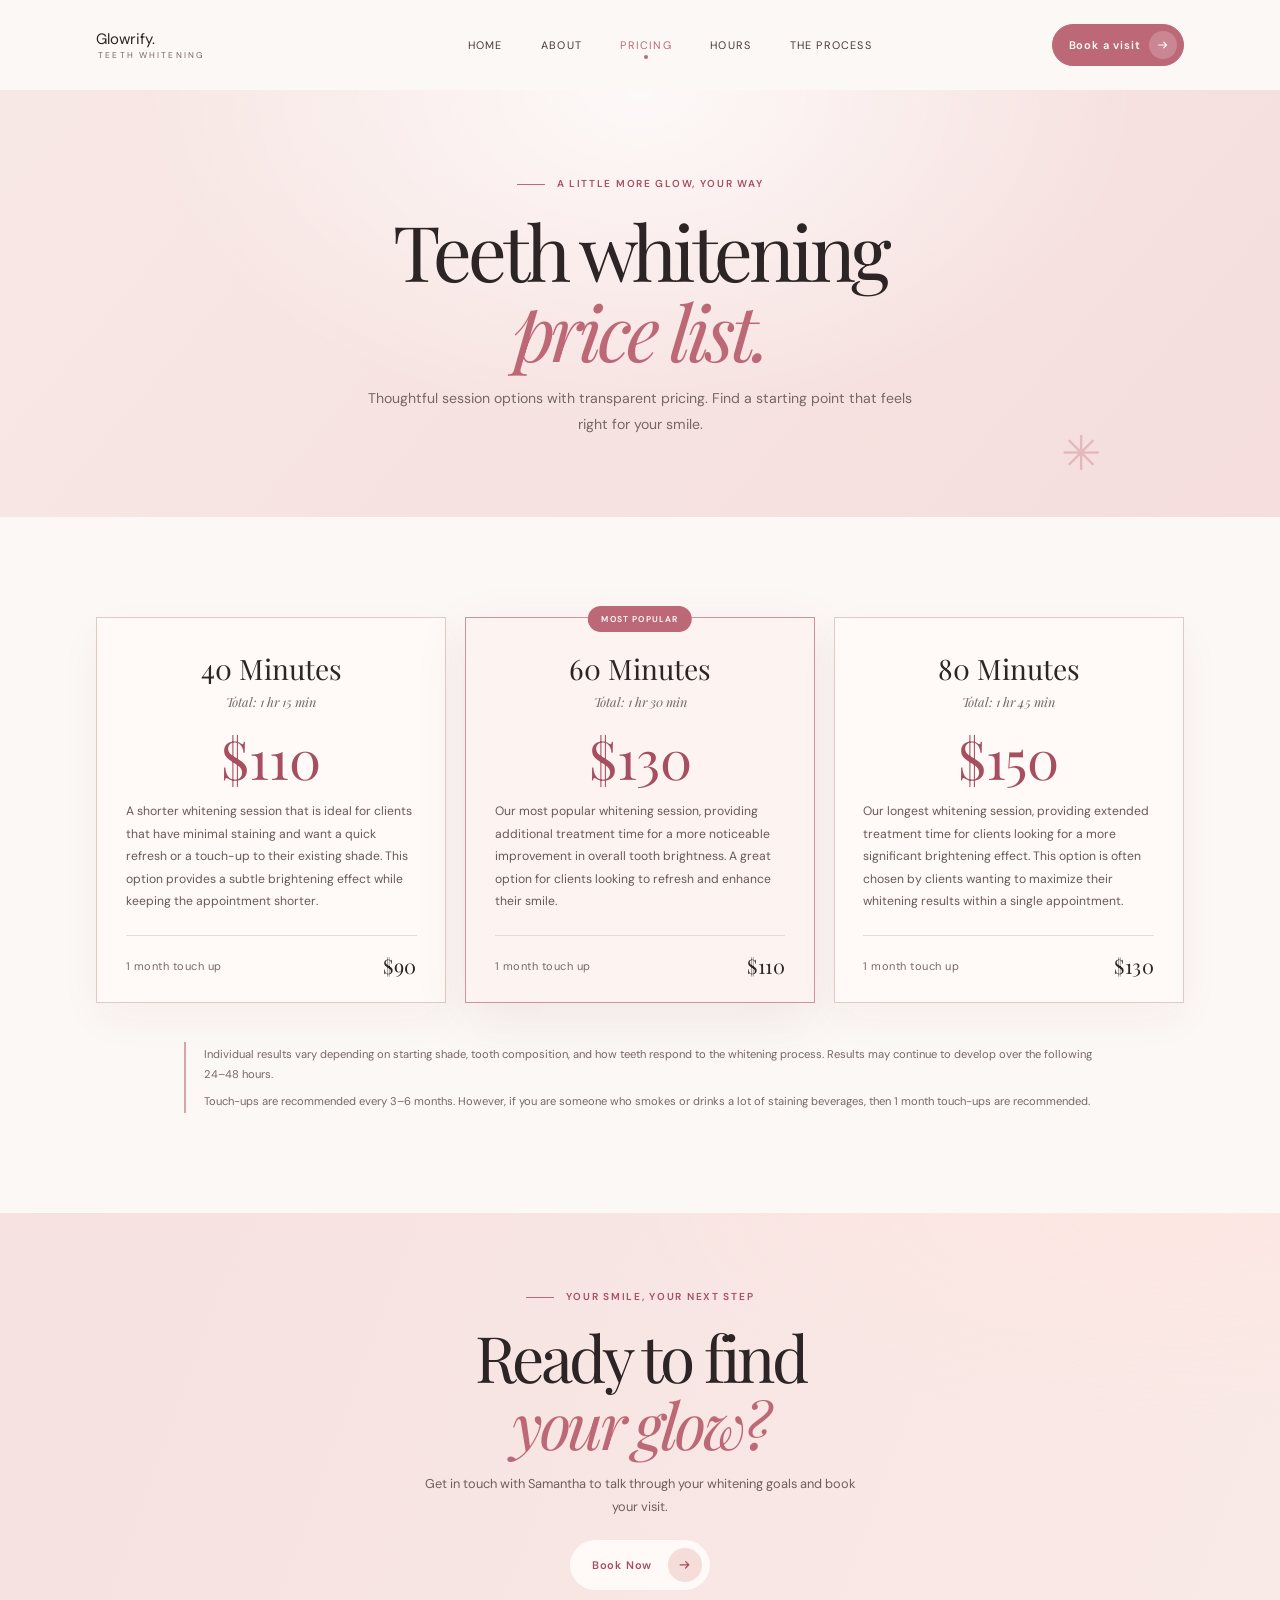
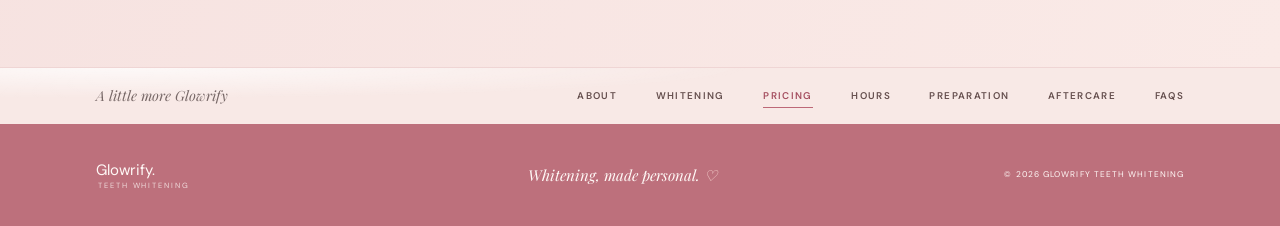
<file: pricing.html>
<!doctype html>
<html lang="en">
  <head>
    <meta charset="UTF-8" />
    <meta name="viewport" content="width=device-width, initial-scale=1.0" />
    <meta
      name="description"
      content="View teeth whitening prices in Surrey, BC: 40-, 60- and 80-minute Glowrify sessions plus one-month touch-up rates. Serving Vancouver's Lower Mainland."
    />
    <meta name="theme-color" content="#fbf5f2" />
    <title>Teeth Whitening Prices in Surrey, BC | Glowrify</title>
    <link rel="canonical" href="https://briannw.github.io/glowrify/pricing.html" />
    <meta property="og:type" content="website" />
    <meta property="og:site_name" content="Glowrify Teeth Whitening" />
    <meta property="og:locale" content="en_CA" />
    <meta property="og:url" content="https://briannw.github.io/glowrify/pricing.html" />
    <meta property="og:title" content="Teeth Whitening Prices in Surrey, BC | Glowrify" />
    <meta
      property="og:description"
      content="View teeth whitening prices in Surrey, BC: 40-, 60- and 80-minute Glowrify sessions plus one-month touch-up rates. Serving Vancouver's Lower Mainland."
    />
    <meta
      property="og:image"
      content="https://briannw.github.io/glowrify/images/IMG-20261009-WA0004.jpg"
    />
    <meta property="og:image:type" content="image/jpeg" />
    <meta property="og:image:width" content="1920" />
    <meta property="og:image:height" content="1080" />
    <meta
      property="og:image:alt"
      content="Teeth whitening specialist with an LED light and whitening kit"
    />
    <meta name="twitter:card" content="summary_large_image" />
    <meta name="twitter:title" content="Teeth Whitening Prices in Surrey, BC | Glowrify" />
    <meta
      name="twitter:description"
      content="View teeth whitening prices in Surrey, BC: 40-, 60- and 80-minute Glowrify sessions plus one-month touch-up rates. Serving Vancouver's Lower Mainland."
    />
    <meta
      name="twitter:image"
      content="https://briannw.github.io/glowrify/images/IMG-20261009-WA0004.jpg"
    />
    <meta
      name="twitter:image:alt"
      content="Teeth whitening specialist with an LED light and whitening kit"
    />
    <link rel="preconnect" href="https://fonts.googleapis.com" />
    <link rel="preconnect" href="https://fonts.gstatic.com" crossorigin />
    <link
      href="https://fonts.googleapis.com/css2?family=DM+Sans:wght@400;500;600;700&family=Playfair+Display:ital,wght@0,400;0,500;0,600;1,400;1,500&display=swap"
      rel="stylesheet"
    />
    <link rel="stylesheet" href="styles.css" />
  </head>
  <body>
    <header class="site-header site-header--interior">
      <a class="wordmark" href="index.html#home" aria-label="Glowrify Teeth Whitening home">
        <span class="wordmark__name">Glowrify<span class="wordmark__dot">.</span></span>
        <span class="wordmark__descriptor">TEETH WHITENING</span>
      </a>

      <button
        class="menu-toggle"
        type="button"
        aria-label="Open navigation"
        aria-expanded="false"
        aria-controls="site-navigation"
      >
        <span></span>
        <span></span>
      </button>

      <nav class="site-nav" id="site-navigation" aria-label="Main navigation">
        <a class="site-nav__link" href="index.html#home">Home</a>
        <a class="site-nav__link" href="index.html#about">About</a>
        <a class="site-nav__link is-active" href="pricing.html" aria-current="page">Pricing</a>
        <a class="site-nav__link" href="hours.html">Hours</a>
        <a class="site-nav__link" href="index.html#approach">The process</a>
      </nav>

      <a class="button button--small header-cta" href="#pricing-contact">
        <span>Book a visit</span>
        <svg viewBox="0 0 20 20" aria-hidden="true"><path d="M4 10h11m-4-4 4 4-4 4" /></svg>
      </a>
    </header>

    <main>
      <section class="pricing-hero">
        <p class="eyebrow"><span class="eyebrow__line"></span> A little more glow, your way</p>
        <h1>Teeth whitening<br /><em>price list.</em></h1>
        <p>
          Thoughtful session options with transparent pricing. Find a starting point that feels
          right for your smile.
        </p>
        <span class="pricing-hero__spark" aria-hidden="true">✳</span>
      </section>

      <section class="pricing section-pad" aria-label="Teeth whitening session prices">
        <div class="pricing-grid">
          <article class="pricing-card">
            <div class="pricing-card__heading">
              <h2>40 Minutes</h2>
              <p class="pricing-card__duration">Total: 1 hr 15 min</p>
            </div>
            <p class="pricing-card__price">$110</p>
            <p class="pricing-card__description">
              A shorter whitening session that is ideal for clients that have minimal staining and
              want a quick refresh or a touch-up to their existing shade. This option provides a
              subtle brightening effect while keeping the appointment shorter.
            </p>
            <div class="pricing-card__touch-up">
              <span>1 month touch up</span>
              <strong>$90</strong>
            </div>
          </article>

          <article class="pricing-card pricing-card--featured">
            <span class="pricing-card__badge">MOST POPULAR</span>
            <div class="pricing-card__heading">
              <h2>60 Minutes</h2>
              <p class="pricing-card__duration">Total: 1 hr 30 min</p>
            </div>
            <p class="pricing-card__price">$130</p>
            <p class="pricing-card__description">
              Our most popular whitening session, providing additional treatment time for a more
              noticeable improvement in overall tooth brightness. A great option for clients looking
              to refresh and enhance their smile.
            </p>
            <div class="pricing-card__touch-up">
              <span>1 month touch up</span>
              <strong>$110</strong>
            </div>
          </article>

          <article class="pricing-card">
            <div class="pricing-card__heading">
              <h2>80 Minutes</h2>
              <p class="pricing-card__duration">Total: 1 hr 45 min</p>
            </div>
            <p class="pricing-card__price">$150</p>
            <p class="pricing-card__description">
              Our longest whitening session, providing extended treatment time for clients looking
              for a more significant brightening effect. This option is often chosen by clients
              wanting to maximize their whitening results within a single appointment.
            </p>
            <div class="pricing-card__touch-up">
              <span>1 month touch up</span>
              <strong>$130</strong>
            </div>
          </article>
        </div>

        <div class="pricing-notes">
          <p>
            Individual results vary depending on starting shade, tooth composition, and how teeth
            respond to the whitening process. Results may continue to develop over the following
            24–48 hours.
          </p>
          <p>
            Touch-ups are recommended every 3–6 months. However, if you are someone who smokes or
            drinks a lot of staining beverages, then 1 month touch-ups are recommended.
          </p>
        </div>
      </section>

      <section class="pricing-contact" id="pricing-contact">
        <p class="eyebrow"><span class="eyebrow__line"></span> Your smile, your next step</p>
        <h2>Ready to find<br /><em>your glow?</em></h2>
        <p>Get in touch with Samantha to talk through your whitening goals and book your visit.</p>
        <a
          class="button button--light"
          href="mailto:glowrify.co@gmail.com?subject=I'd%20love%20to%20book%20a%20whitening%20visit"
        >
          <span>Book Now</span>
          <svg viewBox="0 0 20 20" aria-hidden="true"><path d="M4 10h11m-4-4 4 4-4 4" /></svg>
        </a>
      </section>
    </main>

    <nav class="footer-nav" aria-label="Footer navigation">
      <span class="footer-nav__label">A little more Glowrify</span>
      <div class="footer-nav__links">
        <a href="index.html#about">About</a>
        <a href="index.html#services">Whitening</a>
        <a href="pricing.html" aria-current="page">Pricing</a>
        <a href="hours.html">Hours</a>
        <a href="preparation.html">Preparation</a>
        <a href="post-op.html">Aftercare</a>
        <a href="index.html#faq">FAQs</a>
      </div>
    </nav>

    <footer class="site-footer">
      <a class="wordmark wordmark--footer" href="index.html#home" aria-label="Glowrify Teeth Whitening home">
        <span class="wordmark__name">Glowrify<span class="wordmark__dot">.</span></span>
        <span class="wordmark__descriptor">TEETH WHITENING</span>
      </a>
      <p>Whitening, made personal. <span aria-hidden="true">♡</span></p>
      <span class="site-footer__copyright">© 2026 GLOWRIFY TEETH WHITENING</span>
    </footer>

    <script src="script.js"></script>
  </body>
</html>
</file>
<file: styles.css>
:root {
  color-scheme: light;
  --ink: #2d2525;
  --muted: #766766;
  --rose: #bd6877;
  --rose-dark: #a54f60;
  --rose-soft: #f2d5d5;
  --rose-pale: #f8e7e4;
  --paper: #fcf8f5;
  --line: #eadbd6;
  --serif: "Playfair Display", Georgia, serif;
  --sans: "DM Sans", Arial, sans-serif;
  --page-gutter: clamp(1.5rem, 7.5vw, 8.5rem);
}

* {
  box-sizing: border-box;
}

html {
  scroll-behavior: smooth;
  scroll-padding-top: 5.5rem;
}

body {
  margin: 0;
  background: var(--paper);
  color: var(--ink);
  font-family: var(--sans);
  font-size: 0.94rem;
  -webkit-font-smoothing: antialiased;
}

body,
button,
a {
  -webkit-tap-highlight-color: transparent;
}

a {
  color: inherit;
  text-decoration: none;
}

button {
  color: inherit;
  font: inherit;
}

img {
  display: block;
  max-width: 100%;
}

::selection {
  background: var(--rose-soft);
  color: var(--ink);
}

.site-header {
  position: relative;
  z-index: 5;
  display: flex;
  min-height: 5.6rem;
  align-items: center;
  justify-content: space-between;
  gap: 2rem;
  padding: 0 var(--page-gutter);
  background: var(--paper);
}

.wordmark {
  display: inline-flex;
  width: 12rem;
  flex-direction: column;
  align-items: flex-start;
  gap: 0.08rem;
  flex-shrink: 0;
}

.wordmark__logo {
  width: 100%;
  height: auto;
}

.wordmark__descriptor {
  padding-left: 0.14rem;
  color: var(--muted);
  font-size: 0.53rem;
  letter-spacing: 0.25em;
}

.site-nav {
  display: flex;
  align-items: center;
  gap: clamp(1.2rem, 3vw, 3rem);
}

.site-nav__link {
  position: relative;
  padding: 0.6rem 0;
  color: #453a39;
  font-size: 0.68rem;
  letter-spacing: 0.11em;
  text-transform: uppercase;
  transition: color 180ms ease;
}

.site-nav__link:hover,
.site-nav__link.is-active {
  color: var(--rose);
}

.site-nav__link.is-active::after {
  position: absolute;
  bottom: 0.12rem;
  left: 50%;
  width: 0.25rem;
  height: 0.25rem;
  border-radius: 50%;
  background: var(--rose);
  content: "";
  transform: translateX(-50%);
}

.button {
  display: inline-flex;
  min-height: 3.1rem;
  align-items: center;
  justify-content: center;
  gap: 1rem;
  border: 1px solid var(--rose);
  border-radius: 999px;
  background: var(--rose);
  color: #fffdfb;
  font-size: 0.69rem;
  font-weight: 600;
  letter-spacing: 0.075em;
  padding: 0.35rem 0.45rem 0.35rem 1.3rem;
  transition: background 180ms ease, border-color 180ms ease, color 180ms ease, transform 180ms ease;
}

.button:hover {
  border-color: var(--rose-dark);
  background: var(--rose-dark);
  transform: translateY(-2px);
}

.button svg {
  width: 2.1rem;
  height: 2.1rem;
  padding: 0.55rem;
  border-radius: 50%;
  background: rgba(255, 255, 255, 0.2);
  fill: none;
  stroke: currentColor;
  stroke-linecap: round;
  stroke-linejoin: round;
  stroke-width: 1.5;
}

.button--small {
  min-height: 2.6rem;
  gap: 0.55rem;
  padding: 0.25rem 0.35rem 0.25rem 1rem;
}

.button--small svg {
  width: 1.75rem;
  height: 1.75rem;
  padding: 0.43rem;
}

.menu-toggle {
  display: none;
}

.hero {
  position: relative;
  display: grid;
  min-height: min(45rem, 78vw);
  grid-template-columns: 0.91fr 1.09fr;
  overflow: hidden;
  padding: 3.9rem var(--page-gutter) 3rem;
  background:
    radial-gradient(ellipse at 34% 45%, rgba(255, 255, 255, 0.88), transparent 43%),
    linear-gradient(110deg, #f9eeea 0%, #fbf5f2 47%, #f7e7e3 100%);
}

.hero__wash {
  position: absolute;
  top: -25%;
  left: 36%;
  width: 21rem;
  height: 130%;
  background: rgba(255, 255, 255, 0.28);
  filter: blur(3.5rem);
  transform: rotate(18deg);
}

.hero__content {
  position: relative;
  z-index: 2;
  display: flex;
  align-items: flex-start;
  flex-direction: column;
  padding-top: 2.1rem;
}

.eyebrow {
  display: flex;
  align-items: center;
  gap: 0.75rem;
  margin: 0;
  color: var(--rose-dark);
  font-size: 0.63rem;
  font-weight: 600;
  letter-spacing: 0.17em;
  line-height: 1.6;
  text-transform: uppercase;
}

.eyebrow__line {
  width: 1.75rem;
  height: 1px;
  background: var(--rose);
}

h1,
h2,
h3,
p {
  margin-top: 0;
}

h1,
h2 {
  font-family: var(--serif);
  font-weight: 400;
}

h1 {
  margin: 1.35rem 0 1.35rem;
  font-size: clamp(3.25rem, 6.25vw, 6.6rem);
  letter-spacing: -0.055em;
  line-height: 1.05;
}

h1 em,
h2 em {
  color: var(--rose);
  font-weight: 400;
}

.hero__copy {
  max-width: 23rem;
  margin-bottom: 1.65rem;
  color: #655654;
  font-size: 0.91rem;
  line-height: 1.9;
}

.hero__actions {
  display: flex;
  align-items: center;
  flex-wrap: wrap;
  gap: 1.4rem;
  margin-top: 0.75rem;
}

.hero__actions .button {
  min-height: 3.5rem;
  font-size: 0.78rem;
  padding-left: 1.5rem;
}

.text-link {
  display: inline-flex;
  align-items: center;
  gap: 0.45rem;
  color: var(--ink);
  font-size: 0.72rem;
  font-weight: 500;
  letter-spacing: 0.015em;
}

.text-link span {
  color: var(--rose);
  font-size: 1rem;
  transition: transform 180ms ease;
}

.text-link:hover span {
  transform: translate(2px, -2px);
}

.text-link--accent {
  color: var(--rose-dark);
}

.hero__note {
  display: flex;
  align-items: center;
  gap: 0.8rem;
  margin-top: auto;
  padding-top: 2.5rem;
  color: var(--muted);
  font-family: var(--serif);
  font-size: 0.84rem;
  font-style: italic;
  line-height: 1.5;
}

.hero__note-mark {
  color: var(--rose);
  font-size: 1.75rem;
}

.scroll-cue {
  display: flex;
  align-items: center;
  gap: 0.8rem;
  margin-top: 1.25rem;
  color: var(--rose-dark);
  font-size: 0.72rem;
  font-weight: 600;
  letter-spacing: 0.13em;
  text-transform: uppercase;
}

.scroll-cue__arrow {
  color: var(--rose);
  font-size: 1.2rem;
}

.hero__visual {
  position: relative;
  min-height: 35rem;
  align-self: stretch;
}

.hero__photo {
  position: absolute;
  top: 0;
  right: -4.5rem;
  width: min(47vw, 43rem);
  height: 100%;
  border-radius: 48% 48% 3px 3px / 42% 42% 3px 3px;
  object-fit: cover;
  object-position: 52% center;
  box-shadow: 0 1.5rem 4rem rgba(122, 73, 67, 0.12);
}

.hero__image-caption {
  position: absolute;
  right: -1.1rem;
  bottom: 3.1rem;
  display: flex;
  align-items: center;
  gap: 0.8rem;
  padding: 0.9rem 1.15rem;
  background: rgba(252, 248, 245, 0.88);
  color: #5a4948;
  font-family: var(--serif);
  font-size: 0.77rem;
  font-style: italic;
  line-height: 1.45;
  backdrop-filter: blur(8px);
}

.hero__caption-icon {
  color: var(--rose);
  font-size: 1.4rem;
}

.hero__seal {
  position: absolute;
  top: 3rem;
  left: -2.4rem;
  display: flex;
  width: 6.7rem;
  height: 6.7rem;
  align-items: center;
  justify-content: center;
  flex-direction: column;
  border: 1px solid rgba(189, 104, 119, 0.45);
  border-radius: 50%;
  background: rgba(252, 248, 245, 0.9);
  color: var(--rose-dark);
  transform: rotate(-12deg);
}

.hero__seal-top,
.hero__seal-bottom {
  font-size: 0.47rem;
  font-weight: 600;
  letter-spacing: 0.15em;
}

.hero__seal-center {
  margin: 0.08rem 0;
  font-size: 1.6rem;
  line-height: 1;
}

.hero__spark {
  position: absolute;
  z-index: 1;
  color: #dc9da1;
  opacity: 0.7;
  pointer-events: none;
}

.hero__spark--one {
  top: 5.2rem;
  left: 45%;
  font-size: 1.6rem;
}

.hero__spark--two {
  right: 4%;
  bottom: 4rem;
  font-size: 1.2rem;
}

.section-pad {
  padding: 6.2rem var(--page-gutter);
}

.intro {
  display: grid;
  grid-template-columns: 1.08fr 1.1fr 0.72fr;
  align-items: center;
  gap: clamp(2.5rem, 6vw, 7rem);
  border-bottom: 1px solid var(--line);
  background: #f9e9e7;
}

.intro h2 em {
  display: inline-block;
  border-radius: 0.12em;
  background: var(--rose-dark);
  color: #fff;
  padding: 0 0.14em;
  text-shadow: 0 0 10px rgba(255, 255, 255, 0.2);
}

.intro h2,
.section-heading h2,
.approach h2,
.faq h2,
.contact h2 {
  margin: 1rem 0 0;
  font-size: clamp(2.55rem, 4.25vw, 4.3rem);
  letter-spacing: -0.045em;
  line-height: 1.13;
}

.small-rule {
  display: block;
  width: 2.2rem;
  height: 1px;
  margin-top: 1.65rem;
  background: var(--rose);
}

.intro__body {
  max-width: 28rem;
}

.intro__body p {
  margin: 0 0 1.3rem;
  color: #655654;
  font-size: 0.88rem;
  line-height: 1.95;
}

.intro__detail {
  display: flex;
  min-height: 8rem;
  align-items: center;
  gap: 0.85rem;
  border-left: 1px solid var(--line);
  padding-left: clamp(1.3rem, 3vw, 3rem);
}

.intro__detail-mark {
  color: var(--rose);
  font-size: 2rem;
}

.intro__detail p {
  margin: 0;
  color: #675453;
  font-family: var(--serif);
  font-size: 1rem;
  font-style: italic;
  line-height: 1.55;
}

.services {
  background: var(--rose-pale);
}

.section-heading {
  display: flex;
  align-items: flex-end;
  justify-content: space-between;
  gap: 2rem;
  margin-bottom: 3.2rem;
}

.section-heading__copy {
  max-width: 23rem;
  margin: 0 0 0.45rem;
  color: var(--muted);
  font-size: 0.84rem;
  line-height: 1.9;
}

.service-grid {
  display: grid;
  grid-template-columns: repeat(3, minmax(0, 1fr));
  gap: 1.15rem;
}

.service-card {
  position: relative;
  display: flex;
  min-height: 17rem;
  align-items: flex-start;
  flex-direction: column;
  border: 1px solid rgba(210, 176, 169, 0.5);
  padding: 1.7rem 1.8rem 1.4rem;
  background: rgba(255, 252, 249, 0.72);
  transition: background 180ms ease, transform 180ms ease, box-shadow 180ms ease;
}

.service-card:hover {
  background: #fffdfb;
  box-shadow: 0 0.8rem 2rem rgba(97, 54, 52, 0.07);
  transform: translateY(-4px);
}

.service-card--featured {
  background: #fffaf7;
}

.service-card__number {
  position: absolute;
  top: 1.6rem;
  right: 1.7rem;
  color: #ab9590;
  font-family: var(--serif);
  font-size: 0.91rem;
  font-style: italic;
}

.service-card__icon {
  display: grid;
  width: 3.35rem;
  height: 3.35rem;
  place-items: center;
  border-radius: 50%;
  background: #f6e3e0;
  color: var(--rose);
}

.service-card__icon svg {
  width: 1.8rem;
  height: 1.8rem;
  fill: none;
  stroke: currentColor;
  stroke-linecap: round;
  stroke-linejoin: round;
  stroke-width: 1.35;
}

.service-card h3 {
  margin: 1.25rem 0 0.55rem;
  font-family: var(--serif);
  font-size: 1.35rem;
  font-weight: 400;
}

.service-card p {
  max-width: 18rem;
  margin-bottom: 1.2rem;
  color: var(--muted);
  font-size: 0.77rem;
  line-height: 1.75;
}

.service-card__footer {
  display: flex;
  width: 100%;
  justify-content: space-between;
  margin-top: auto;
  border-top: 1px solid var(--line);
  padding-top: 0.8rem;
  color: var(--muted);
  font-size: 0.63rem;
  letter-spacing: 0.09em;
  text-transform: uppercase;
}

.service-card__footer span {
  color: var(--rose);
  font-size: 0.85rem;
}

.services__footnote {
  margin: 1.7rem 0 0;
  color: var(--muted);
  font-family: var(--serif);
  font-size: 0.9rem;
  font-style: italic;
  text-align: center;
}

.approach {
  display: grid;
  min-height: 34rem;
  grid-template-columns: 1fr 1fr;
  background: var(--rose-pale);
}

.approach__image {
  position: relative;
  min-height: 34rem;
  overflow: hidden;
  background: #f0ddda;
}

.approach__image img {
  width: 100%;
  height: 100%;
  min-height: 34rem;
  object-fit: cover;
  object-position: center;
}

.approach__image-label {
  position: absolute;
  right: 0;
  bottom: 2rem;
  display: flex;
  align-items: center;
  gap: 0.65rem;
  padding: 0.9rem 1.4rem;
  background: var(--paper);
  color: #604f4c;
  font-family: var(--serif);
  font-size: 0.82rem;
  font-style: italic;
}

.approach__image-label span {
  color: var(--rose);
  font-size: 1.2rem;
}

.approach__content {
  display: flex;
  align-items: flex-start;
  justify-content: center;
  flex-direction: column;
  padding: 5rem clamp(2.5rem, 7vw, 7rem);
  background: var(--rose-pale);
}

.approach h2 {
  margin-bottom: 1rem;
}

.approach__intro {
  max-width: 25rem;
  margin-bottom: 1.2rem;
  color: var(--muted);
  font-size: 0.82rem;
  line-height: 1.85;
}

.care-list {
  display: grid;
  gap: 0.95rem;
  margin: 0 0 1.8rem;
  padding: 0;
  color: var(--muted);
  font-size: 0.76rem;
  line-height: 1.7;
  list-style: none;
}

.care-list li {
  display: flex;
  align-items: flex-start;
  gap: 0.75rem;
}

.care-list strong {
  color: var(--ink);
  font-weight: 600;
}

.care-list__check {
  display: grid;
  width: 1.25rem;
  height: 1.25rem;
  flex: 0 0 1.25rem;
  place-items: center;
  margin-top: 0.08rem;
  border-radius: 50%;
  background: #f6e3e0;
  color: var(--rose-dark);
  font-size: 0.65rem;
}

.button--outline {
  border-color: #d49ba0;
  background: transparent;
  color: var(--rose-dark);
}

.button--outline svg {
  background: #f7e5e1;
}

.button--outline:hover {
  background: #f7e5e1;
  color: var(--rose-dark);
}

.quote-strip {
  display: grid;
  min-height: 12.5rem;
  grid-template-columns: auto minmax(12rem, 1fr) auto;
  align-items: center;
  gap: clamp(1rem, 4vw, 4rem);
  padding: 2.4rem var(--page-gutter);
  background: linear-gradient(100deg, #f7e5e2, #fbedeb);
}

.quote-strip__mark {
  align-self: start;
  color: #d99da1;
  font-family: var(--serif);
  font-size: 5.6rem;
  line-height: 1;
}

.quote-strip blockquote {
  max-width: 36rem;
  margin: 0;
  color: #534341;
  font-family: var(--serif);
  font-size: clamp(1.2rem, 2.1vw, 1.7rem);
  font-style: italic;
  line-height: 1.55;
}

.quote-strip__byline {
  display: flex;
  min-width: 11rem;
  align-items: center;
  gap: 0.8rem;
  border-left: 1px solid #dfb8b4;
  padding-left: clamp(1rem, 3vw, 2.5rem);
  color: var(--muted);
  font-size: 0.65rem;
  line-height: 1.65;
}

.quote-strip__byline strong {
  color: var(--ink);
  font-size: 0.7rem;
  font-weight: 600;
  letter-spacing: 0.09em;
  text-transform: uppercase;
}

.quote-strip__star {
  color: var(--rose);
  font-size: 1.7rem;
}

.faq {
  display: grid;
  grid-template-columns: 0.8fr 1.2fr;
  gap: clamp(3rem, 8vw, 9rem);
  background: #f9e9e7;
}

.faq h2 {
  margin-bottom: 1.2rem;
}

.faq__heading > p:not(.eyebrow) {
  max-width: 19rem;
  margin-bottom: 1.3rem;
  color: var(--muted);
  font-size: 0.8rem;
  line-height: 1.85;
}

.faq-list {
  border-top: 1px solid var(--line);
}

.faq-item {
  border-bottom: 1px solid var(--line);
}

.faq-item summary {
  position: relative;
  display: flex;
  min-height: 4.5rem;
  align-items: center;
  justify-content: space-between;
  gap: 1rem;
  padding: 1rem 0;
  color: #423635;
  cursor: pointer;
  font-family: var(--serif);
  font-size: 1.05rem;
  list-style: none;
}

.faq-item summary::-webkit-details-marker {
  display: none;
}

.faq-item summary::after,
.faq-item summary span::before {
  position: absolute;
  top: 50%;
  right: 0.35rem;
  width: 1rem;
  height: 1px;
  background: var(--rose);
  content: "";
  transition: transform 180ms ease;
}

.faq-item summary span::before {
  transform: rotate(90deg);
}

.faq-item[open] summary span::before {
  transform: rotate(0);
}

.faq-item p {
  max-width: 37rem;
  margin: -0.15rem 2.5rem 1.3rem 0;
  color: var(--muted);
  font-size: 0.78rem;
  line-height: 1.85;
}

.contact {
  position: relative;
  display: grid;
  grid-template-columns: 1.08fr 0.92fr;
  overflow: hidden;
  padding: 5.2rem var(--page-gutter);
  background:
    radial-gradient(ellipse at 91% 3%, rgba(255, 230, 226, 0.7), transparent 30%),
    linear-gradient(110deg, #f6e2e0, #faeae7);
}

.contact__content {
  position: relative;
  z-index: 1;
}

.contact h2 {
  margin-bottom: 0.85rem;
}

.contact__content > p:not(.eyebrow) {
  max-width: 22rem;
  margin-bottom: 1.5rem;
  color: #705e5b;
  font-size: 0.8rem;
  line-height: 1.8;
}

.contact__details {
  display: flex;
  justify-content: center;
  flex-direction: column;
  gap: 1.7rem;
  border-left: 1px solid #e1c5c0;
  padding-left: clamp(2rem, 6vw, 6rem);
}

.contact__details > a,
.contact__details > div {
  display: flex;
  align-items: center;
  gap: 1rem;
  color: #574745;
  font-size: 0.76rem;
}

.contact__icon {
  display: grid;
  width: 2.5rem;
  height: 2.5rem;
  flex: 0 0 2.5rem;
  place-items: center;
  border: 1px solid rgba(189, 104, 119, 0.38);
  border-radius: 50%;
  color: var(--rose);
  font-size: 1rem;
}

.contact__details small {
  display: block;
  margin-bottom: 0.28rem;
  color: var(--rose-dark);
  font-size: 0.54rem;
  font-weight: 600;
  letter-spacing: 0.15em;
}

.contact__decoration {
  position: absolute;
  right: -1rem;
  bottom: -6rem;
  color: rgba(189, 104, 119, 0.1);
  font-size: 17rem;
  line-height: 1;
  pointer-events: none;
}

.button--light {
  border-color: #fffaf7;
  background: #fffaf7;
  color: var(--rose-dark);
}

.button--light svg {
  background: #f5ddda;
}

.button--light:hover {
  border-color: #f4dfdb;
  background: #f4dfdb;
  color: var(--rose-dark);
}

.site-footer {
  display: flex;
  min-height: 6.4rem;
  align-items: center;
  justify-content: space-between;
  gap: 1.5rem;
  padding: 1rem var(--page-gutter);
  background: #bd707c;
  color: #fff8f6;
}

.wordmark--footer {
  width: 9rem;
  color: #fff8f6;
}

.wordmark--footer .wordmark__descriptor {
  color: rgba(255, 248, 246, 0.78);
  font-size: 0.47rem;
}

.site-footer > p {
  margin: 0;
  font-family: var(--serif);
  font-size: 0.94rem;
  font-style: italic;
}

.site-footer > p span {
  color: #f9d8d4;
}

.site-footer__copyright {
  font-size: 0.52rem;
  letter-spacing: 0.13em;
}

.footer-nav {
  display: flex;
  align-items: center;
  justify-content: space-between;
  gap: 1.5rem;
  padding: 1.15rem var(--page-gutter);
  border-top: 1px solid rgba(189, 104, 119, 0.16);
  background:
    radial-gradient(ellipse at 10% 0%, rgba(255, 255, 255, 0.72), transparent 38%),
    #f8e9e6;
}

.footer-nav__label {
  color: var(--muted);
  font-family: var(--serif);
  font-size: 0.88rem;
  font-style: italic;
}

.footer-nav__links {
  display: flex;
  align-items: center;
  flex-wrap: wrap;
  gap: clamp(1.2rem, 3vw, 2.8rem);
}

.footer-nav__links a {
  position: relative;
  color: #654f4e;
  font-size: 0.61rem;
  font-weight: 600;
  letter-spacing: 0.14em;
  text-transform: uppercase;
  transition: color 180ms ease;
}

.footer-nav__links a:hover,
.footer-nav__links a[aria-current="page"] {
  color: var(--rose-dark);
}

.footer-nav__links a[aria-current="page"]::after {
  position: absolute;
  right: 0;
  bottom: -0.35rem;
  left: 0;
  height: 1px;
  background: var(--rose);
  content: "";
}

.pricing-hero {
  position: relative;
  overflow: hidden;
  padding: 5.4rem var(--page-gutter) 5rem;
  background:
    radial-gradient(ellipse at 50% 0%, rgba(255, 255, 255, 0.78), transparent 55%),
    linear-gradient(130deg, #f8e8e5, #f5dedd);
  text-align: center;
}

.pricing-hero .eyebrow {
  justify-content: center;
}

.pricing-hero h1,
.pricing-contact h2 {
  margin: 1.1rem 0 0.9rem;
  font-size: clamp(3.1rem, 6vw, 5.4rem);
  letter-spacing: -0.055em;
  line-height: 1.05;
}

.pricing-hero > p:last-of-type {
  max-width: 34rem;
  margin: 0 auto;
  color: var(--muted);
  font-size: 0.88rem;
  line-height: 1.85;
}

.pricing-hero__spark {
  position: absolute;
  right: 14%;
  bottom: 2rem;
  color: rgba(189, 104, 119, 0.32);
  font-size: 3rem;
}

.pricing {
  background: var(--paper);
}

.pricing-grid {
  display: grid;
  grid-template-columns: repeat(3, minmax(0, 1fr));
  align-items: stretch;
  gap: 1.15rem;
}

.pricing-card {
  position: relative;
  display: flex;
  min-width: 0;
  flex-direction: column;
  border: 1px solid rgba(210, 176, 169, 0.65);
  padding: 2rem 1.8rem 1.45rem;
  background: #fffaf7;
  box-shadow: 0 1rem 2.5rem rgba(97, 54, 52, 0.045);
}

.pricing-card--featured {
  border-color: rgba(189, 104, 119, 0.7);
  background: #fdf4f1;
  box-shadow: 0 1rem 3rem rgba(151, 77, 86, 0.1);
}

.pricing-card__badge {
  position: absolute;
  top: -0.7rem;
  left: 50%;
  border-radius: 99px;
  padding: 0.45rem 0.85rem;
  background: var(--rose);
  color: #fff;
  font-size: 0.53rem;
  font-weight: 600;
  letter-spacing: 0.14em;
  white-space: nowrap;
  transform: translateX(-50%);
}

.pricing-card__heading {
  text-align: center;
}

.pricing-card__heading h2 {
  margin: 0;
  font-family: var(--serif);
  font-size: clamp(1.45rem, 2.2vw, 2rem);
  font-weight: 400;
}

.pricing-card__duration {
  margin: 0.4rem 0 0;
  color: var(--muted);
  font-family: var(--serif);
  font-size: 0.8rem;
  font-style: italic;
}

.pricing-card__price {
  margin: 1.3rem 0 1rem;
  color: var(--rose-dark);
  font-family: var(--serif);
  font-size: 3.35rem;
  line-height: 1;
  text-align: center;
}

.pricing-card__description {
  margin: 0 0 1.4rem;
  color: #685856;
  font-size: 0.76rem;
  line-height: 1.85;
}

.pricing-card__touch-up {
  display: flex;
  align-items: center;
  justify-content: space-between;
  gap: 0.75rem;
  margin-top: auto;
  border-top: 1px solid var(--line);
  padding-top: 1rem;
  color: var(--muted);
  font-size: 0.69rem;
  letter-spacing: 0.045em;
}

.pricing-card__touch-up strong {
  color: var(--ink);
  font-family: var(--serif);
  font-size: 1.25rem;
  font-weight: 400;
}

.pricing-notes {
  display: grid;
  max-width: 57rem;
  gap: 0.4rem;
  margin: 2.4rem auto 0;
  border-left: 2px solid #dba3a5;
  padding: 0.15rem 0 0.15rem 1.1rem;
}

.pricing-notes p {
  margin: 0;
  color: var(--muted);
  font-size: 0.7rem;
  line-height: 1.8;
}

.pricing-contact {
  padding: 4.8rem var(--page-gutter);
  background:
    radial-gradient(ellipse at 92% 0%, rgba(255, 230, 226, 0.68), transparent 32%),
    linear-gradient(110deg, #f6e2e0, #faeae7);
  text-align: center;
}

.pricing-contact .eyebrow {
  justify-content: center;
}

.pricing-contact h2 {
  margin-bottom: 0.9rem;
  font-size: clamp(2.8rem, 5vw, 4.4rem);
}

.pricing-contact > p:not(.eyebrow) {
  max-width: 28rem;
  margin: 0 auto 1.4rem;
  color: #705e5b;
  font-size: 0.8rem;
  line-height: 1.8;
}

.hours-hero h1 {
  max-width: 36rem;
  margin-right: auto;
  margin-left: auto;
}

.hours {
  position: relative;
  display: grid;
  grid-template-columns: 0.8fr 1.2fr;
  align-items: center;
  gap: clamp(2.5rem, 7vw, 7rem);
  overflow: hidden;
  background:
    radial-gradient(ellipse at 10% 12%, rgba(255, 255, 255, 0.62), transparent 28%),
    linear-gradient(125deg, #f7e2e0 0%, #faeeeb 52%, #f5dfdd 100%);
}

.hours__intro {
  position: relative;
  z-index: 1;
  padding: 1rem 0;
}

.hours__intro h2 {
  margin: 1rem 0;
  font-family: var(--serif);
  font-size: clamp(2.7rem, 4.3vw, 4rem);
  font-weight: 400;
  letter-spacing: -0.045em;
  line-height: 1.13;
}

.hours__intro h2 em {
  color: var(--rose);
  font-weight: 400;
}

.hours__intro > p:last-child {
  max-width: 23rem;
  margin: 0;
  color: var(--muted);
  font-size: 0.82rem;
  line-height: 1.9;
}

.hours__note {
  display: inline-flex;
  align-items: center;
  gap: 0.8rem;
  margin-top: 1.7rem;
  border: 1px solid rgba(189, 104, 119, 0.24);
  border-radius: 999px;
  padding: 0.7rem 1.1rem 0.7rem 0.7rem;
  background: rgba(255, 250, 247, 0.68);
  color: var(--muted);
  font-size: 0.68rem;
  line-height: 1.6;
}

.hours__note strong {
  color: var(--rose-dark);
  font-weight: 600;
}

.hours__note-icon {
  display: grid;
  width: 2.5rem;
  height: 2.5rem;
  place-items: center;
  border-radius: 50%;
  background: #f4d8d8;
  color: var(--rose-dark);
  font-size: 1.15rem;
}

.hours__ornament {
  position: absolute;
  z-index: -1;
  right: 1.5rem;
  bottom: -7rem;
  color: rgba(189, 104, 119, 0.11);
  font-size: 16rem;
  line-height: 1;
  pointer-events: none;
}

.hours-card {
  position: relative;
  overflow: hidden;
  border: 1px solid rgba(255, 255, 255, 0.82);
  border-radius: 0.35rem;
  background: #fffaf7;
  box-shadow: 0 1.35rem 3.5rem rgba(112, 59, 64, 0.14);
}

.hours-card__heading {
  position: relative;
  overflow: hidden;
  padding: 1.6rem 1.5rem 1.45rem;
  background:
    radial-gradient(ellipse at 85% 0%, rgba(250, 193, 203, 0.2), transparent 42%),
    linear-gradient(120deg, #713f4c, #a65368);
  color: #fff8f7;
  text-align: center;
}

.hours-card__heading::after {
  position: absolute;
  right: -2rem;
  bottom: -5rem;
  color: rgba(255, 231, 235, 0.1);
  content: "✳";
  font-size: 11rem;
  line-height: 1;
  pointer-events: none;
}

.hours-card__eyebrow {
  position: relative;
  z-index: 1;
  margin: 0 0 0.4rem !important;
  color: #f5c9d0 !important;
  font-size: 0.55rem !important;
  font-weight: 600;
  letter-spacing: 0.2em !important;
}

.hours-card__heading h2,
.hours-card__heading > p:last-child,
.hours-card__spark {
  position: relative;
  z-index: 1;
}

.hours-card__heading {
  padding-bottom: 1.5rem;
}

.hours-card__heading h2 {
  margin: 0.35rem 0;
  font-family: var(--serif);
  font-size: 2rem;
  font-weight: 400;
}

.hours-card__heading > p:last-child {
  margin: 0;
  color: rgba(255, 248, 247, 0.8);
  font-size: 0.68rem;
  letter-spacing: 0.04em;
}

.hours-card__spark {
  display: inline-block;
  color: #f4c4ce;
  font-size: 1.25rem;
}

.hours-card > .hours-list {
  margin: 0 clamp(1rem, 3vw, 2.15rem);
  border-top: 0;
}

.hours-list__row {
  display: grid;
  grid-template-columns: minmax(6rem, 0.7fr) minmax(0, 1.3fr);
  align-items: center;
  gap: 0.75rem;
  border-bottom: 1px solid #f1e4e0;
  padding: 0.65rem 0.55rem;
  transition: background 160ms ease;
}

.hours-list__row:hover {
  background: #fff5f2;
}

.hours-list__row dt {
  display: inline-flex;
  width: fit-content;
  min-width: 5.2rem;
  justify-content: center;
  border: 1px solid #edd4d3;
  border-radius: 99px;
  padding: 0.34rem 0.7rem;
  background: #fbefed;
  color: #60474a;
  font-family: var(--sans);
  font-size: 0.64rem;
  font-weight: 600;
  letter-spacing: 0.04em;
}

.hours-list__row dd {
  display: inline-flex;
  align-items: center;
  justify-content: flex-end;
  gap: 0.45rem;
  color: var(--rose-dark);
  font-size: 0.72rem;
  font-weight: 600;
  text-align: right;
}

.hours-list__row:not(.hours-list__row--closed) dd::before {
  width: 0.4rem;
  height: 0.4rem;
  border-radius: 50%;
  background: #78a687;
  box-shadow: 0 0 0 3px rgba(120, 166, 135, 0.13);
  content: "";
}

.hours-list__row--closed dt {
  border-color: #eee5e2;
  background: #f6f1ee;
  color: #807271;
}

.hours-list__row--closed dd {
  border-radius: 99px;
  padding: 0.28rem 0.65rem;
  background: #f6f1ee;
  color: #807271;
  font-size: 0.63rem;
  letter-spacing: 0.08em;
  text-transform: uppercase;
}

.hours-card__note {
  margin: 0;
  padding: 1rem;
  color: var(--muted);
  font-size: 0.62rem;
  text-align: center;
}

.aftercare-hero h1 {
  max-width: 45rem;
  margin-right: auto;
  margin-left: auto;
}

.aftercare {
  position: relative;
  display: grid;
  grid-template-columns: 0.8fr 1.2fr;
  align-items: start;
  gap: clamp(2.5rem, 7vw, 7rem);
  overflow: hidden;
  background:
    radial-gradient(ellipse at 10% 12%, rgba(255, 255, 255, 0.64), transparent 28%),
    linear-gradient(125deg, #f7e2e0 0%, #faeeeb 52%, #f5dfdd 100%);
}

.aftercare__intro {
  position: sticky;
  top: 2rem;
}

.aftercare__intro h2 {
  margin: 1rem 0;
  font-family: var(--serif);
  font-size: clamp(2.7rem, 4.3vw, 4rem);
  font-weight: 400;
  letter-spacing: -0.045em;
  line-height: 1.13;
}

.aftercare__intro h2 em {
  color: var(--rose);
  font-weight: 400;
}

.aftercare__intro > p:not(.eyebrow) {
  max-width: 23rem;
  margin: 0;
  color: var(--muted);
  font-size: 0.82rem;
  line-height: 1.9;
}

.aftercare__note {
  display: inline-flex;
  align-items: center;
  gap: 0.8rem;
  margin-top: 1.7rem;
  border: 1px solid rgba(189, 104, 119, 0.24);
  border-radius: 999px;
  padding: 0.7rem 1.1rem 0.7rem 0.7rem;
  background: rgba(255, 250, 247, 0.75);
  color: var(--muted);
  font-size: 0.68rem;
  line-height: 1.6;
}

.aftercare__note strong {
  color: var(--rose-dark);
  font-weight: 600;
}

.aftercare__note-icon {
  display: grid;
  width: 2.5rem;
  height: 2.5rem;
  place-items: center;
  border-radius: 50%;
  background: #f4d8d8;
  color: var(--rose-dark);
  font-size: 1.15rem;
}

.aftercare__ornament {
  display: block;
  margin-top: 2.2rem;
  color: rgba(189, 104, 119, 0.32);
  font-size: 2rem;
}

.aftercare-guide {
  overflow: hidden;
  border: 1px solid rgba(255, 255, 255, 0.82);
  border-radius: 0.35rem;
  background: #fffaf7;
  box-shadow: 0 1.35rem 3.5rem rgba(112, 59, 64, 0.14);
}

.aftercare-guide__heading {
  position: relative;
  overflow: hidden;
  padding: 1.65rem 1.5rem 1.5rem;
  background:
    radial-gradient(ellipse at 85% 0%, rgba(250, 193, 203, 0.2), transparent 42%),
    linear-gradient(120deg, #713f4c, #a65368);
  color: #fff8f7;
  text-align: center;
}

.aftercare-guide__heading::after {
  position: absolute;
  right: -1.5rem;
  bottom: -5.2rem;
  color: rgba(255, 231, 235, 0.1);
  content: "✳";
  font-size: 11rem;
  line-height: 1;
  pointer-events: none;
}

.aftercare-guide__spark,
.aftercare-guide__eyebrow,
.aftercare-guide__heading h2,
.aftercare-guide__heading > p:last-child {
  position: relative;
  z-index: 1;
}

.aftercare-guide__spark {
  display: inline-block;
  color: #f4c4ce;
  font-size: 1.25rem;
}

.aftercare-guide__eyebrow {
  margin: 0.25rem 0 0.4rem;
  color: #f5c9d0;
  font-size: 0.55rem;
  font-weight: 600;
  letter-spacing: 0.2em;
}

.aftercare-guide__heading h2 {
  margin: 0.2rem 0;
  font-family: var(--serif);
  font-size: 2rem;
  font-weight: 400;
}

.aftercare-guide__heading > p:last-child {
  margin: 0;
  color: rgba(255, 248, 247, 0.8);
  font-size: 0.68rem;
  letter-spacing: 0.04em;
}

.aftercare-step {
  position: relative;
  display: grid;
  grid-template-columns: 2.8rem 2.8rem minmax(0, 1fr) auto;
  align-items: start;
  gap: 0.8rem;
  margin: 0 1.4rem;
  border-bottom: 1px solid #f1e4e0;
  padding: 1.25rem 0.3rem;
}

.aftercare-step--featured {
  margin: 1rem 1.4rem 0;
  border: 1px solid #ecd2d1;
  border-radius: 0.25rem;
  padding: 1.1rem 0.8rem;
  background: linear-gradient(115deg, #fff6f3, #fbe9e7);
}

.aftercare-step__number {
  padding-top: 0.58rem;
  color: #b59c96;
  font-family: var(--serif);
  font-size: 0.78rem;
  font-style: italic;
}

.aftercare-step__icon {
  display: grid;
  width: 2.55rem;
  height: 2.55rem;
  place-items: center;
  border-radius: 50%;
  background: #f8e5e2;
  color: var(--rose-dark);
}

.aftercare-step__icon svg {
  width: 1.3rem;
  height: 1.3rem;
  fill: none;
  stroke: currentColor;
  stroke-linecap: round;
  stroke-linejoin: round;
  stroke-width: 1.5;
}

.aftercare-step__content h3 {
  margin: 0.15rem 0 0.35rem;
  color: #403333;
  font-family: var(--serif);
  font-size: 1.12rem;
  font-weight: 400;
}

.aftercare-step__content > p {
  margin: 0;
  color: var(--muted);
  font-size: 0.7rem;
  line-height: 1.8;
}

.aftercare-step__badge {
  align-self: center;
  border: 1px solid #ecced0;
  border-radius: 99px;
  padding: 0.37rem 0.6rem;
  background: #fffaf7;
  color: var(--rose-dark);
  font-size: 0.5rem;
  font-weight: 600;
  letter-spacing: 0.11em;
  white-space: nowrap;
}

.staining-list {
  display: flex;
  flex-wrap: wrap;
  gap: 0.45rem;
  margin: 0.75rem 0 0;
  padding: 0;
  list-style: none;
}

.staining-list li {
  display: inline-flex;
  align-items: center;
  gap: 0.3rem;
  border: 1px solid #efddda;
  border-radius: 99px;
  padding: 0.3rem 0.55rem;
  background: #fffaf8;
  color: #655451;
  font-size: 0.6rem;
}

.staining-list li span {
  color: var(--rose);
  font-size: 0.82rem;
  line-height: 1;
}

.aftercare-step--last {
  border-bottom: 0;
}

.aftercare-guide__footnote {
  margin: 0;
  border-top: 1px solid #f1e4e0;
  padding: 0.9rem 1rem;
  background: #fcf4f1;
  color: var(--muted);
  font-family: var(--serif);
  font-size: 0.76rem;
  font-style: italic;
  text-align: center;
}

:focus-visible {
  outline: 2px solid var(--rose-dark);
  outline-offset: 4px;
}

@media (min-width: 1500px) {
  :root {
    --page-gutter: max(8.5rem, calc((100vw - 1280px) / 2));
  }
}

@media (max-width: 1050px) {
  :root {
    --page-gutter: 5vw;
  }

  .wordmark {
    width: 10rem;
  }

  .site-nav {
    gap: 1.3rem;
  }

  .site-header--interior {
    gap: 1rem;
  }

  .site-header--interior .wordmark {
    width: 9rem;
  }

  .site-header--interior .site-nav {
    gap: 1rem;
  }

  .hero {
    min-height: 39rem;
  }

  .hero__visual {
    min-height: 31rem;
  }

  .hero__photo {
    right: -2.5rem;
    width: 51vw;
  }

  .intro {
    grid-template-columns: 1fr 1fr;
  }

  .intro__detail {
    display: none;
  }

  .service-card {
    min-height: 18rem;
    padding: 1.4rem;
  }

  .approach__content {
    padding-right: 5vw;
    padding-left: 5vw;
  }
}

@media (max-width: 760px) {
  :root {
    --page-gutter: 1.5rem;
  }

  html {
    scroll-padding-top: 4.5rem;
  }

  .site-header {
    min-height: 4.6rem;
    gap: 1rem;
  }

  .wordmark {
    width: auto;
  }

  .menu-toggle {
    display: flex;
    width: 2.7rem;
    height: 2.7rem;
    align-items: center;
    justify-content: center;
    flex-direction: column;
    gap: 0.35rem;
    margin-left: auto;
    border: 1px solid var(--line);
    border-radius: 50%;
    background: transparent;
    cursor: pointer;
  }

  .menu-toggle span {
    width: 1rem;
    height: 1px;
    background: var(--ink);
    transition: transform 180ms ease;
  }

  .menu-toggle[aria-expanded="true"] span:first-child {
    transform: translateY(3px) rotate(45deg);
  }

  .menu-toggle[aria-expanded="true"] span:last-child {
    transform: translateY(-3px) rotate(-45deg);
  }

  .header-cta {
    min-height: 2.45rem;
    gap: 0.35rem;
    padding-left: 0.75rem;
    font-size: 0.59rem;
  }

  .header-cta svg {
    width: 1.55rem;
    height: 1.55rem;
  }

  .site-nav {
    position: absolute;
    top: calc(100% - 1px);
    right: 0;
    left: 0;
    display: none;
    align-items: stretch;
    flex-direction: column;
    gap: 0;
    border-top: 1px solid var(--line);
    padding: 0.4rem var(--page-gutter) 1rem;
    background: var(--paper);
    box-shadow: 0 1rem 1.3rem rgba(70, 47, 44, 0.08);
  }

  .site-nav.is-open {
    display: flex;
  }

  .site-nav__link {
    padding: 0.8rem 0;
  }

  .site-nav__link.is-active::after {
    display: none;
  }

  .hero {
    min-height: initial;
    grid-template-columns: 1fr;
    padding-top: 2.8rem;
    padding-bottom: 2rem;
  }

  .hero__content {
    padding-top: 0;
  }

  h1 {
    margin: 1.15rem 0 0.9rem;
    font-size: clamp(3.35rem, 12vw, 5.5rem);
  }

  .hero__copy {
    max-width: 27rem;
    font-size: 0.86rem;
  }

  .hero__visual {
    min-height: 23rem;
    margin: 2.4rem 0 0 1rem;
  }

  .hero__photo {
    right: 0;
    width: 100%;
    height: 100%;
    border-radius: 48% 48% 3px 3px / 35% 35% 3px 3px;
    object-position: center 38%;
  }

  .hero__seal {
    top: 0.8rem;
    left: -1.1rem;
    width: 5.7rem;
    height: 5.7rem;
  }

  .hero__image-caption {
    right: -0.7rem;
    bottom: 1rem;
  }

  .hero__note,
  .scroll-cue {
    display: none;
  }

  .hero__spark--one {
    top: 2rem;
    left: auto;
    right: 8%;
  }

  .hero__spark--two {
    right: 4%;
    bottom: 1rem;
  }

  .section-pad {
    padding-top: 4.4rem;
    padding-bottom: 4.4rem;
  }

  .pricing-hero {
    padding-top: 4rem;
    padding-bottom: 3.6rem;
  }

  .pricing-grid {
    grid-template-columns: 1fr;
    gap: 1.4rem;
  }

  .pricing-card {
    padding: 1.7rem 1.45rem 1.3rem;
  }

  .pricing-card__heading h2 {
    font-size: 1.8rem;
  }

  .pricing-card__price {
    font-size: 3rem;
  }

  .pricing-card__description {
    font-size: 0.78rem;
  }

  .pricing-notes {
    margin-top: 1.8rem;
  }

  .pricing-contact {
    padding-top: 3.8rem;
    padding-bottom: 3.8rem;
  }

  .hours {
    grid-template-columns: 1fr;
    gap: 2rem;
  }

  .aftercare {
    grid-template-columns: 1fr;
    gap: 2rem;
  }

  .aftercare__intro {
    position: relative;
    top: auto;
    max-width: 35rem;
  }

  .aftercare-guide {
    width: 100%;
  }

  .hours__intro {
    max-width: 35rem;
  }

  .hours-card {
    width: 100%;
  }

  .hours__intro {
    padding-top: 0;
  }

  .hours__ornament {
    right: 0;
    bottom: -5rem;
    font-size: 12rem;
  }

  .intro {
    grid-template-columns: 1fr;
    gap: 1.4rem;
  }

  .intro h2,
  .section-heading h2,
  .approach h2,
  .faq h2,
  .contact h2 {
    font-size: clamp(2.65rem, 9vw, 3.75rem);
  }

  .small-rule {
    margin-top: 1rem;
  }

  .section-heading {
    align-items: flex-start;
    flex-direction: column;
    gap: 1rem;
    margin-bottom: 2rem;
  }

  .service-grid {
    grid-template-columns: 1fr;
    gap: 0.8rem;
  }

  .service-card {
    min-height: 15rem;
    padding: 1.45rem;
  }

  .services__footnote {
    line-height: 1.6;
  }

  .approach {
    grid-template-columns: 1fr;
  }

  .approach__image,
  .approach__image img {
    min-height: 20rem;
    max-height: 26rem;
  }

  .approach__content {
    padding: 3.3rem var(--page-gutter) 3.8rem;
  }

  .quote-strip {
    grid-template-columns: auto 1fr;
    gap: 0.2rem 1rem;
    padding-top: 2rem;
    padding-bottom: 2rem;
  }

  .quote-strip__mark {
    align-self: start;
    font-size: 4rem;
  }

  .quote-strip blockquote {
    padding-top: 0.45rem;
    font-size: 1.2rem;
  }

  .quote-strip__byline {
    grid-column: 2;
    margin-top: 0.6rem;
    border: 0;
    padding-left: 0;
  }

  .faq {
    grid-template-columns: 1fr;
    gap: 2rem;
  }

  .contact {
    grid-template-columns: 1fr;
    gap: 2.6rem;
    padding-top: 3.8rem;
    padding-bottom: 3.8rem;
  }

  .aftercare-step {
    grid-template-columns: 1.8rem 2.5rem minmax(0, 1fr);
    gap: 0.65rem;
    margin-right: 0.9rem;
    margin-left: 0.9rem;
  }

  .aftercare-step--featured {
    margin-right: 0.9rem;
    margin-left: 0.9rem;
  }

  .aftercare-step__badge {
    grid-column: 3;
    justify-self: start;
    margin-top: 0.1rem;
  }

  .aftercare-step__content h3 {
    font-size: 1.03rem;
  }

  .contact__details {
    gap: 1.2rem;
    border-top: 1px solid #e1c5c0;
    border-left: 0;
    padding: 1.7rem 0 0;
  }

  .contact__decoration {
    right: -3rem;
    bottom: 3rem;
    font-size: 12rem;
  }

  .site-footer {
    min-height: 7rem;
    flex-wrap: wrap;
    gap: 0.8rem 1.2rem;
    padding-top: 1.2rem;
    padding-bottom: 1.2rem;
  }

  .footer-nav {
    align-items: flex-start;
    flex-direction: column;
    gap: 0.8rem;
    padding-top: 1.1rem;
    padding-bottom: 1.1rem;
  }

  .footer-nav__links {
    width: 100%;
    justify-content: space-between;
    gap: 0.75rem;
  }

  .footer-nav__links a {
    font-size: 0.56rem;
  }

  .site-footer > p {
    font-size: 0.85rem;
  }

  .site-footer__copyright {
    width: 100%;
    font-size: 0.49rem;
  }
}

@media (max-width: 390px) {
  .header-cta span {
    display: none;
  }

  .header-cta {
    padding: 0.25rem;
  }

  .header-cta svg {
    width: 1.85rem;
    height: 1.85rem;
  }

  .hero__actions {
    align-items: flex-start;
    flex-direction: column;
    gap: 0.9rem;
  }

  .hero__visual {
    min-height: 19rem;
  }
}

@media (prefers-reduced-motion: reduce) {
  *,
  *::before,
  *::after {
    scroll-behavior: auto !important;
    transition-duration: 0.01ms !important;
  }
}

.booking-preview-hero {
  padding-bottom: 4rem;
}

.booking-preview {
  position: relative;
  display: flex;
  justify-content: center;
  background: var(--paper);
}

.booking-preview--disabled {
  filter: grayscale(1) saturate(0.3);
  opacity: 0.82;
  pointer-events: none;
}

.booking-preview__page-overlay {
  position: fixed;
  inset: 0;
  display: grid;
  place-items: center;
  z-index: 9;
  pointer-events: none;
  background: rgba(255, 255, 255, 0.06);
}

.booking-preview__page-overlay span {
  display: inline-flex;
  align-items: center;
  justify-content: center;
  gap: 0.55rem;
  border: 1px solid rgba(189, 104, 119, 0.35);
  border-radius: 999px;
  padding: 0.9rem 1.6rem;
  color: #fff;
  background: linear-gradient(135deg, rgba(189, 104, 119, 0.96), rgba(149, 81, 92, 0.95));
  box-shadow: 0 1rem 2.2rem rgba(88, 52, 56, 0.2);
  font: 700 0.68rem/1 var(--sans);
  letter-spacing: 0.18em;
  text-transform: uppercase;
}

.booking-preview__page-overlay span::before {
  content: "✳";
  font-size: 0.85rem;
  line-height: 1;
}

.booking-preview__calendar-overlay {
  position: absolute;
  inset: 0;
  display: grid;
  place-items: center;
  background: rgba(255, 255, 255, 0.18);
  backdrop-filter: blur(1px);
}

.booking-preview__calendar-overlay-badge {
  display: inline-flex;
  align-items: center;
  justify-content: center;
  gap: 0.45rem;
  border: 1px solid rgba(189, 104, 119, 0.32);
  border-radius: 999px;
  padding: 0.75rem 1.25rem;
  color: #fff;
  background: linear-gradient(135deg, rgba(189, 104, 119, 0.96), rgba(165, 79, 96, 0.94));
  box-shadow: 0 0.85rem 1.8rem rgba(88, 52, 56, 0.2);
  font: 700 0.66rem/1 var(--sans);
  letter-spacing: 0.15em;
  text-transform: uppercase;
}

.booking-preview__calendar-overlay-badge::before {
  content: "✳";
  font-size: 0.8rem;
  line-height: 1;
}

.booking-preview__email-note {
  margin: -0.2rem 0 0;
  color: var(--ink);
  font-size: 0.85rem;
  font-weight: 600;
  line-height: 1.6;
  text-align: center;
}

.booking-preview__email-note a {
  color: var(--rose);
  text-decoration: none;
}

.booking-preview__email-note a:hover {
  text-decoration: underline;
}

@media (max-width: 600px) {
  .booking-preview__panel {
    border-radius: 1rem;
  }

  .booking-preview__day-cell {
    min-height: 2.45rem;
  }

  .booking-preview__day {
    width: 2.1rem;
    height: 2.1rem;
  }

  .booking-preview__contact {
    grid-template-columns: 1fr;
  }

  .booking-preview__contact .booking-preview__field:last-child {
    grid-column: auto;
  }
}
</file>
